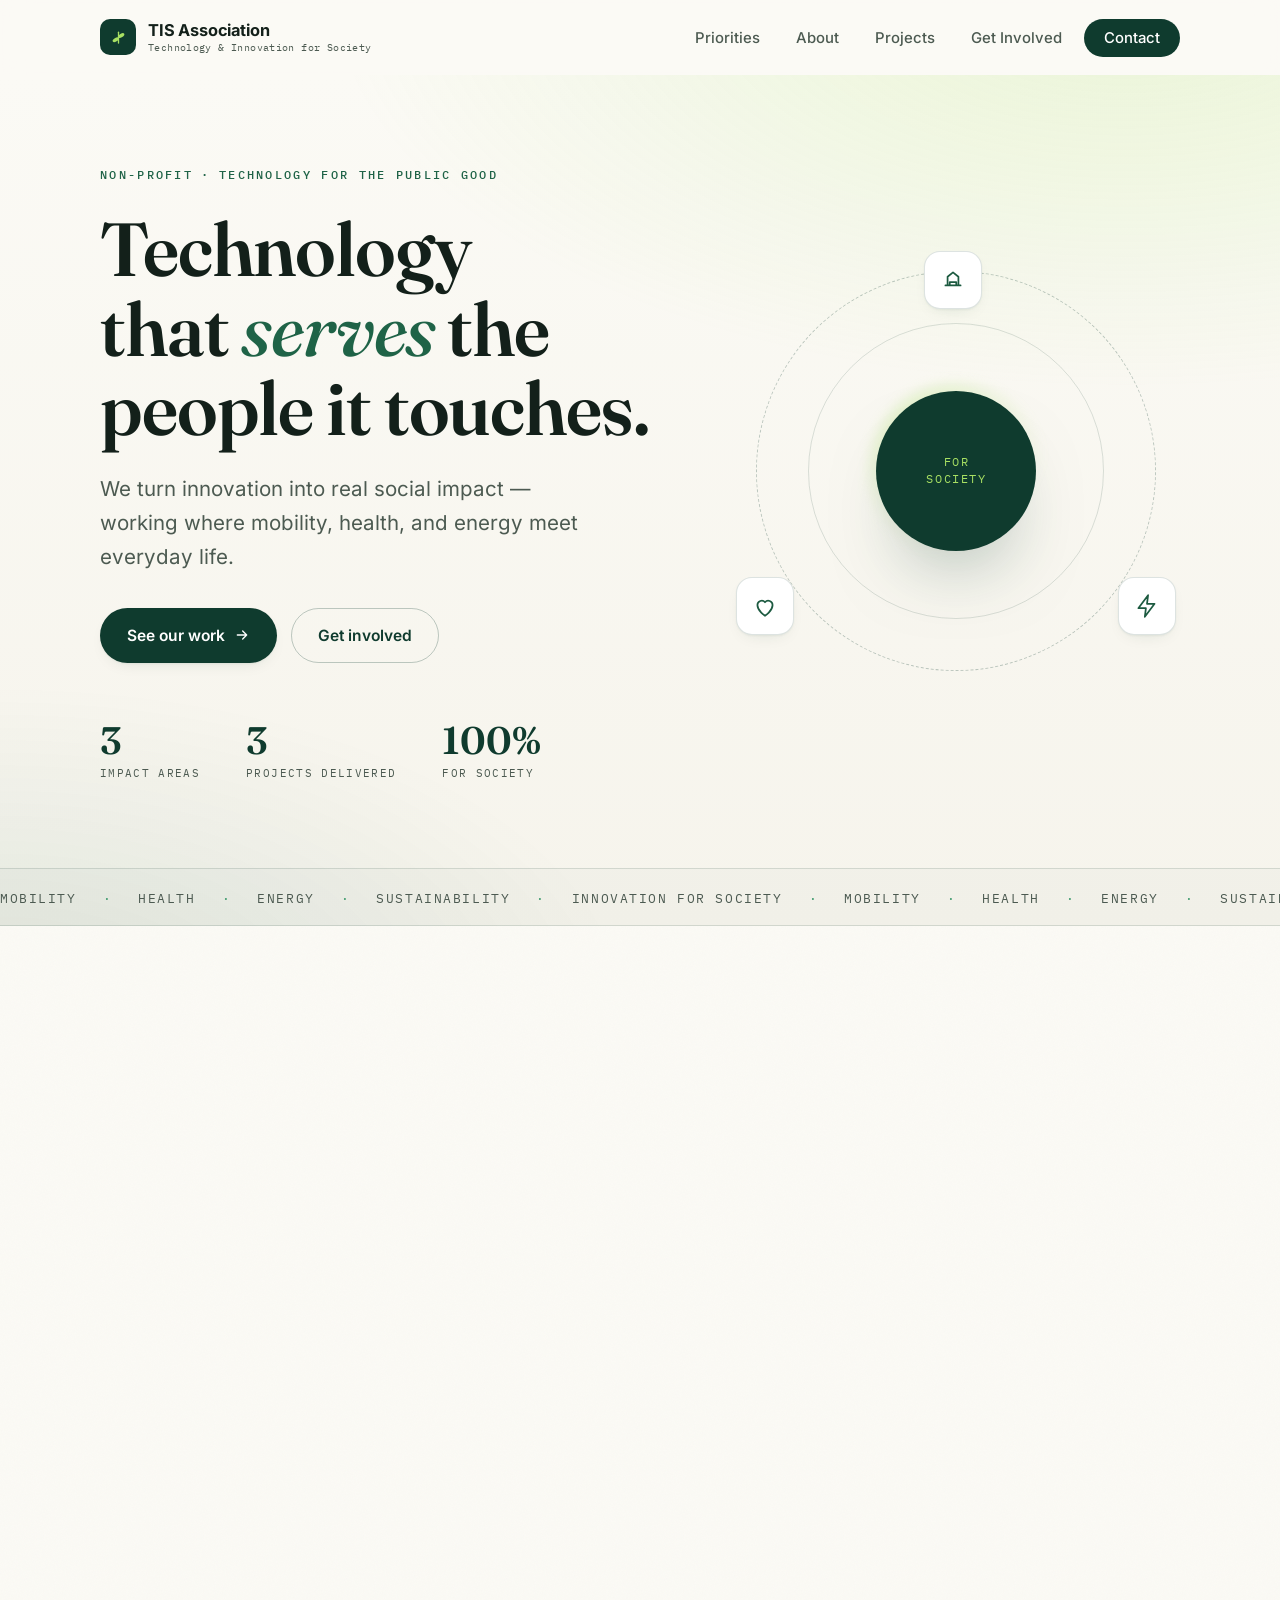
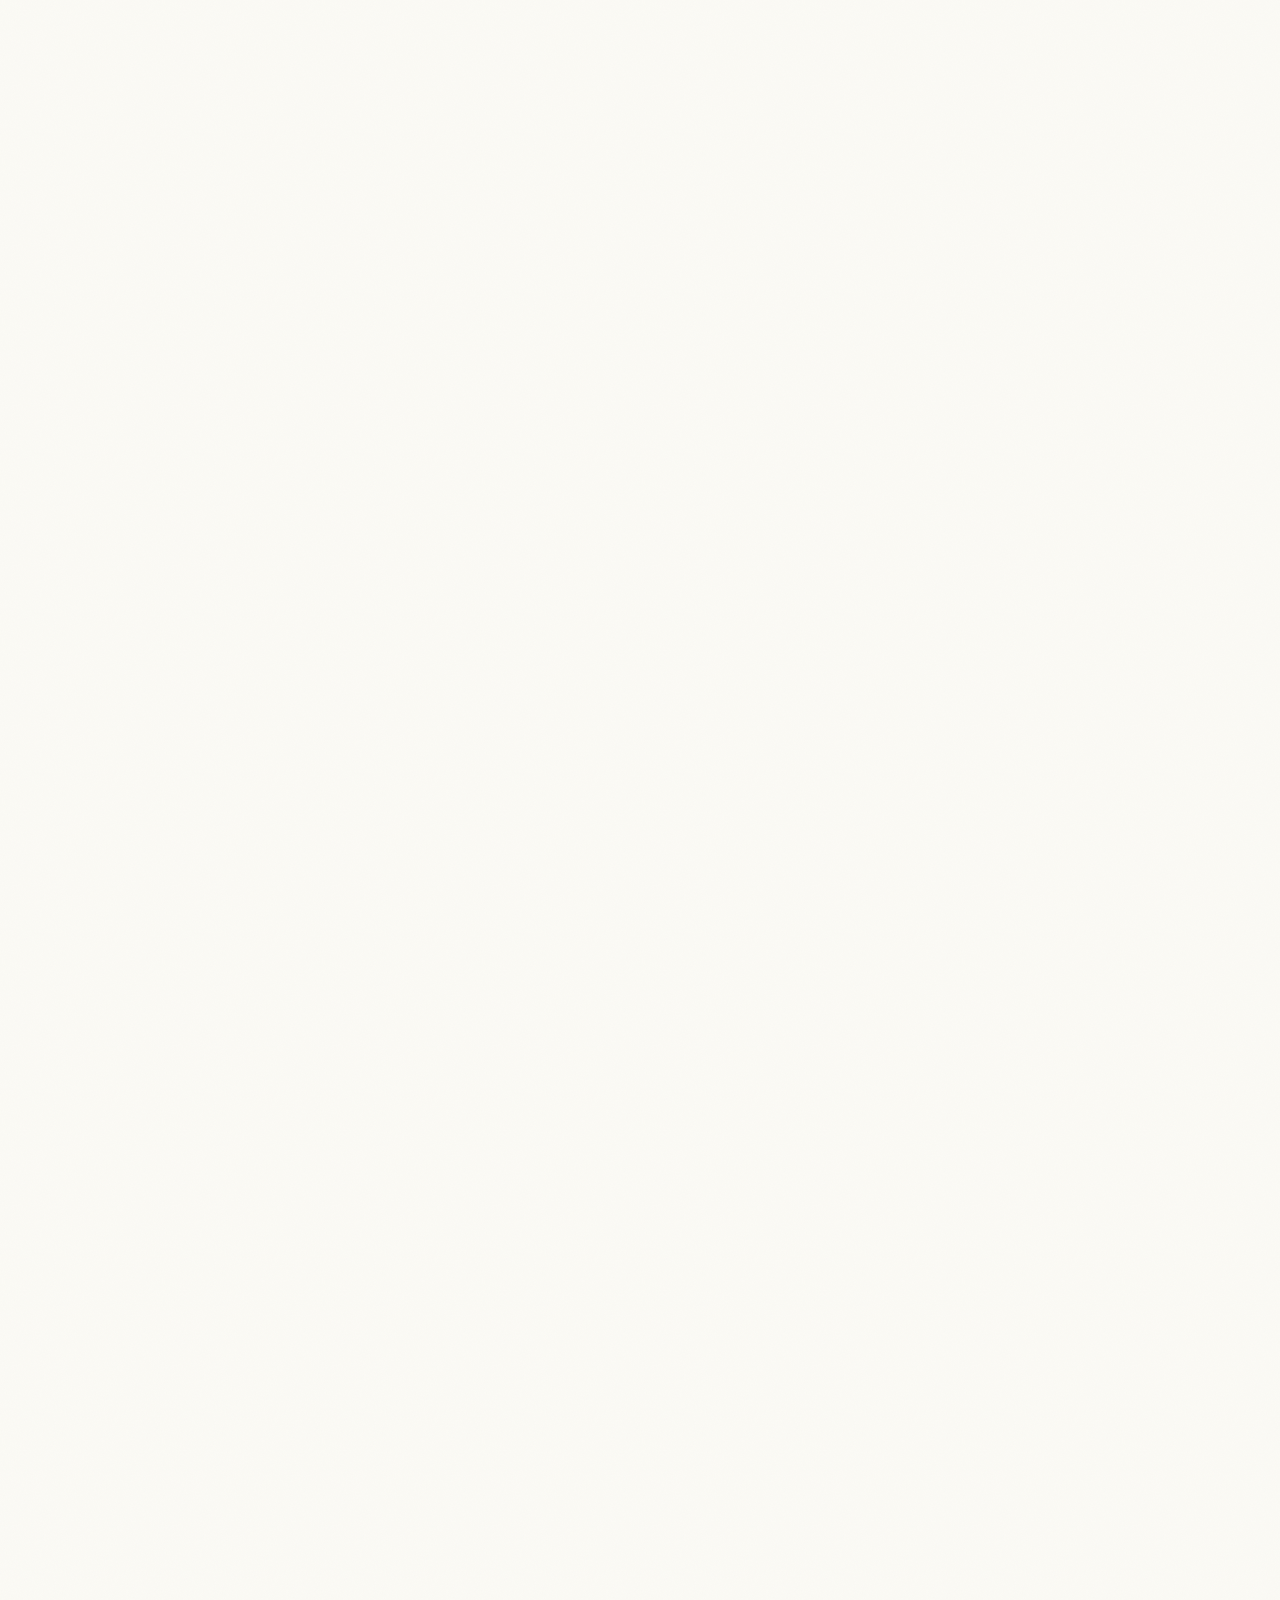
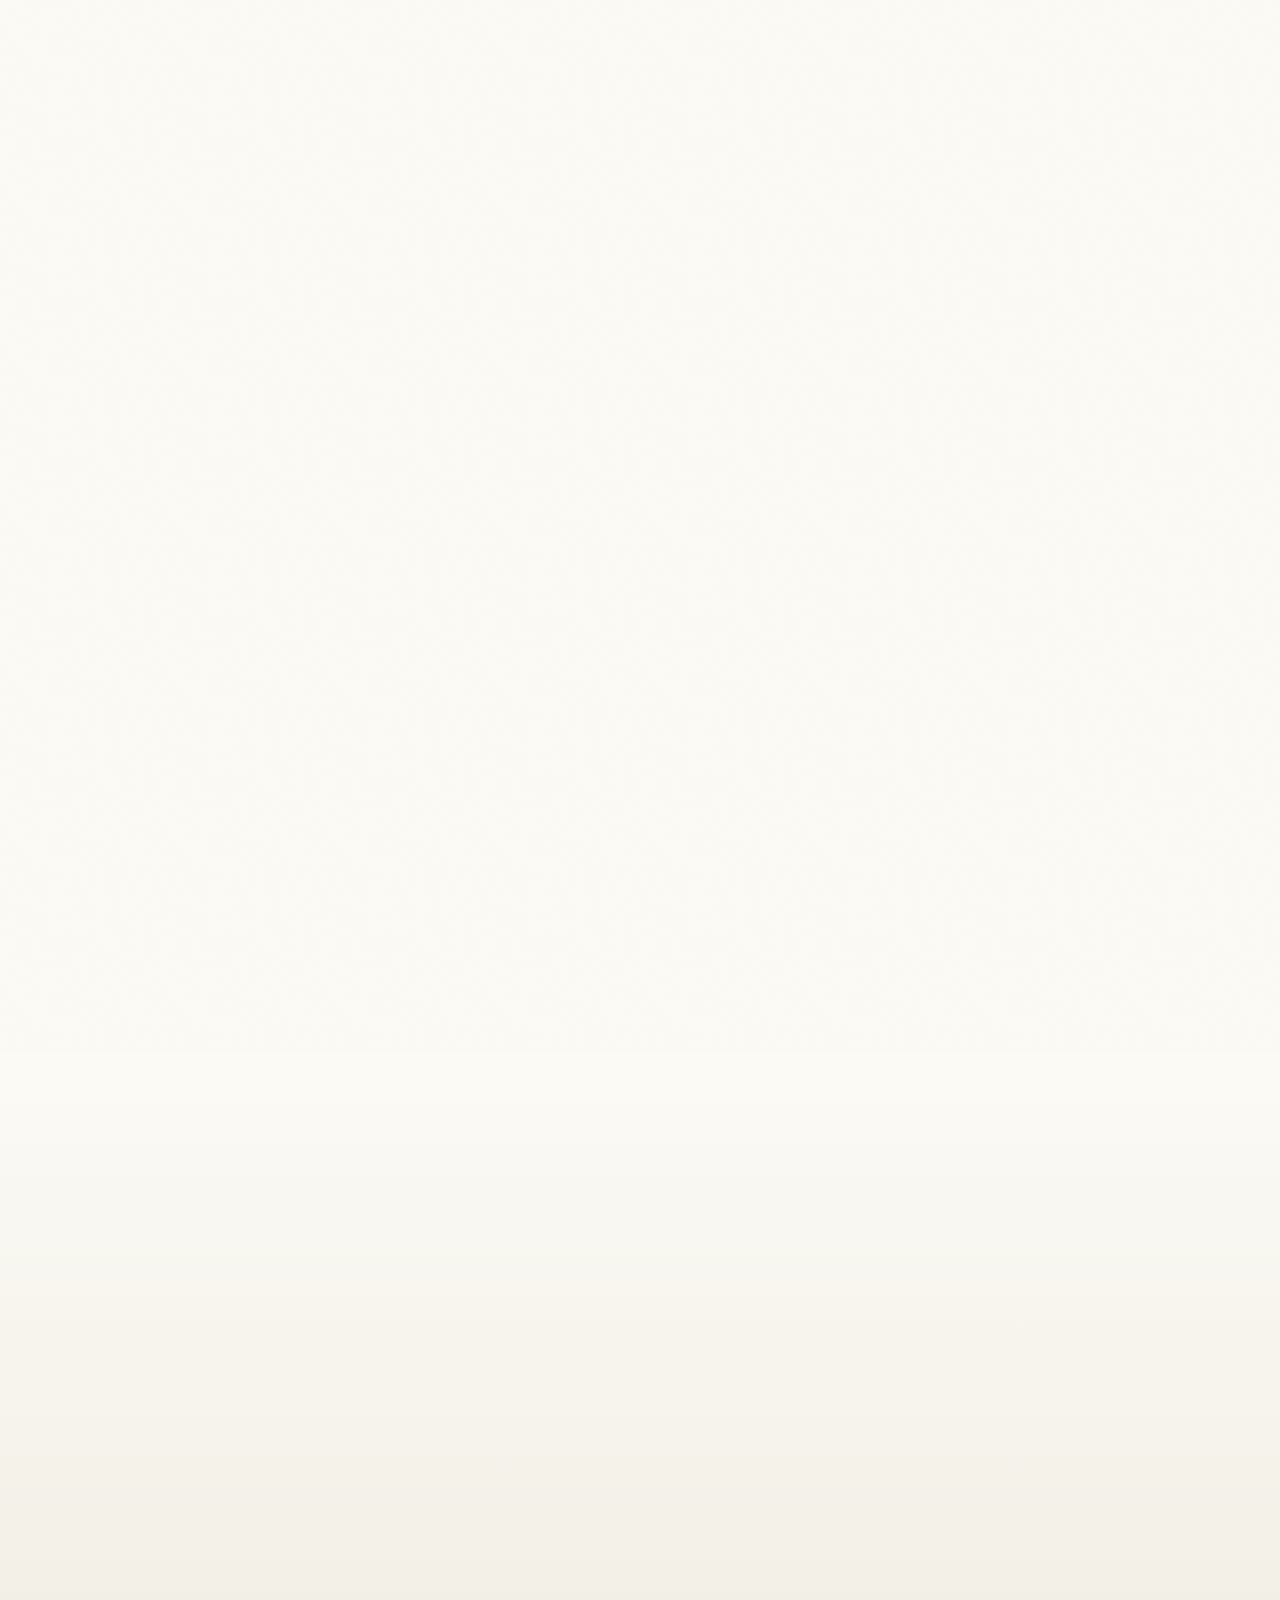
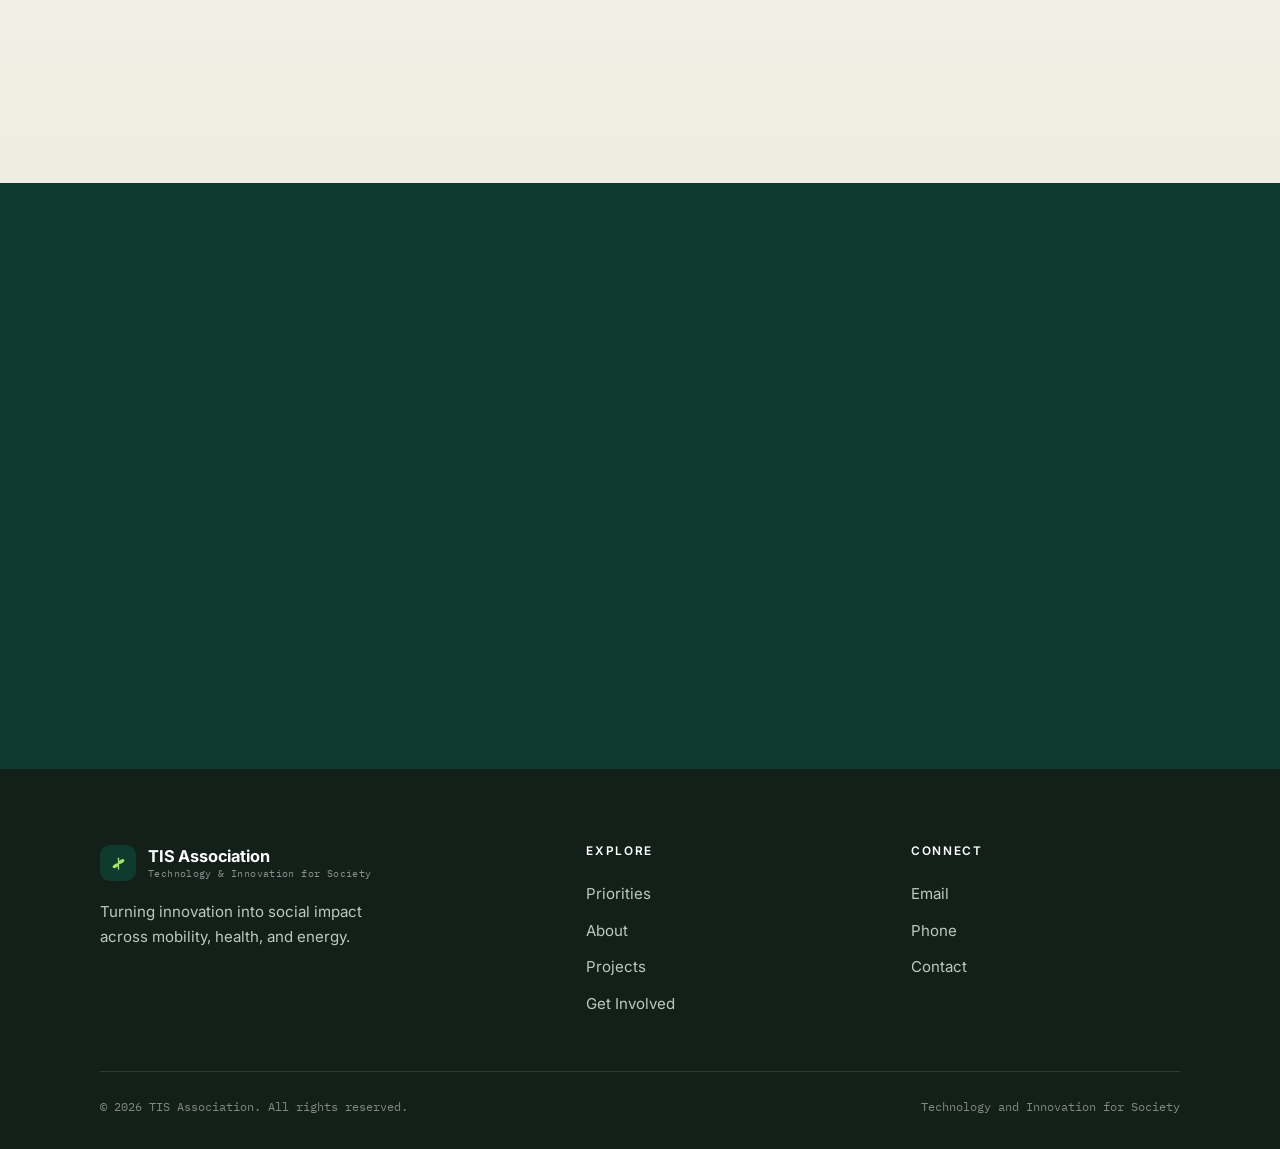
<file: index.html>
<!DOCTYPE html>
<html lang="en">
<head>
<meta charset="UTF-8">
<meta name="viewport" content="width=device-width, initial-scale=1, viewport-fit=cover">

<!-- Security: Content Security Policy. Everything is same-origin (self-hosted fonts,
     local CSS/JS, no third-party calls). Header-only directives (frame-ancestors,
     HSTS, X-Content-Type-Options) are documented in DEPLOY.md (Cloudflare step). -->
<meta http-equiv="Content-Security-Policy" content="default-src 'self'; base-uri 'none'; object-src 'none'; img-src 'self' data:; style-src 'self'; script-src 'self'; font-src 'self'; connect-src 'self'; manifest-src 'self'; form-action 'none'; frame-src 'none'; upgrade-insecure-requests">
<meta name="referrer" content="strict-origin-when-cross-origin">
<meta name="color-scheme" content="light">
<meta name="theme-color" content="#fbfaf5">

<title>TIS Association — Technology and Innovation for Society</title>
<meta name="description" content="TIS Association is a Romanian non-profit turning innovation into real social impact across mobility, health, and energy. Building technology that serves the people it touches.">
<meta name="keywords" content="TIS Association, technology for society, non-profit, social impact, mobility, health, energy, sustainability, Romania, NGO">
<meta name="author" content="TIS Association">
<link rel="canonical" href="https://tisassociation.com/">

<!-- Open Graph / social sharing -->
<meta property="og:type" content="website">
<meta property="og:site_name" content="TIS Association">
<meta property="og:title" content="TIS Association — Technology and Innovation for Society">
<meta property="og:description" content="Turning innovation into real social impact across mobility, health, and energy.">
<meta property="og:url" content="https://tisassociation.com/">
<meta property="og:image" content="https://tisassociation.com/og-image.png">
<meta property="og:image:alt" content="TIS Association — Technology and Innovation for Society">
<meta property="og:locale" content="en_US">
<meta name="twitter:card" content="summary_large_image">
<meta name="twitter:title" content="TIS Association — Technology and Innovation for Society">
<meta name="twitter:description" content="Turning innovation into real social impact across mobility, health, and energy.">
<meta name="twitter:image" content="https://tisassociation.com/og-image.png">

<!-- Icons & manifest -->
<link rel="icon" href="favicon.svg" type="image/svg+xml">
<link rel="apple-touch-icon" href="apple-touch-icon.png">
<link rel="manifest" href="site.webmanifest">

<!-- Self-hosted fonts (no third-party requests) then styles -->
<link rel="preload" href="assets/fonts/Fraunces-400-latin.woff2" as="font" type="font/woff2" crossorigin>
<link rel="preload" href="assets/fonts/Inter-400-latin.woff2" as="font" type="font/woff2" crossorigin>
<link rel="stylesheet" href="assets/fonts/fonts.css">
<link rel="stylesheet" href="assets/styles.css">

<!-- Structured data: Organization -->
<script type="application/ld+json">
{
  "@context": "https://schema.org",
  "@type": "NGO",
  "name": "TIS Association",
  "alternateName": "Technology and Innovation for Society",
  "url": "https://tisassociation.com/",
  "description": "A Romanian non-profit turning innovation into real social impact across mobility, health, and energy.",
  "email": "asociatiatis@gmail.com",
  "telephone": "+40749060690",
  "areaServed": "RO",
  "knowsAbout": ["Mobility", "Health", "Energy", "Sustainability", "Social Impact"]
}
</script>
</head>
<body>

<a class="skip-link" href="#main">Skip to content</a>

<!-- ===================== HEADER ===================== -->
<header class="site-header" id="top" data-header>
  <div class="wrap nav-wrap">
    <a href="#top" class="brand" aria-label="TIS Association — home">
      <span class="mark" aria-hidden="true">
        <svg viewBox="0 0 24 24"><line x1="12" y1="6" x2="12" y2="18.4" stroke="currentColor" stroke-width="1.5" stroke-linecap="round"/><ellipse cx="15.2" cy="9.8" rx="3.9" ry="2" fill="currentColor" transform="rotate(-32 15.2 9.8)"/><ellipse cx="8.8" cy="14.6" rx="3.9" ry="2" fill="currentColor" transform="rotate(-32 8.8 14.6)"/></svg>
      </span>
      <span class="brand-text">TIS Association<small>Technology &amp; Innovation for Society</small></span>
    </a>

    <nav class="nav" aria-label="Primary">
      <button class="menu-toggle" type="button" aria-expanded="false" aria-controls="nav-menu" aria-label="Open menu" data-menu-toggle>
        <svg class="menu-icon" width="24" height="24" viewBox="0 0 24 24" fill="none" aria-hidden="true"><path d="M4 7h16M4 12h16M4 17h16" stroke="currentColor" stroke-width="2" stroke-linecap="round"/></svg>
        <svg class="close-icon" width="24" height="24" viewBox="0 0 24 24" fill="none" aria-hidden="true"><path d="M6 6l12 12M18 6L6 18" stroke="currentColor" stroke-width="2" stroke-linecap="round"/></svg>
      </button>
      <ul class="nav-menu" id="nav-menu" data-nav-menu>
        <li><a href="#priorities">Priorities</a></li>
        <li><a href="#about">About</a></li>
        <li><a href="#projects">Projects</a></li>
        <li><a href="#involved">Get Involved</a></li>
        <li><a href="#contact" class="nav-cta">Contact</a></li>
      </ul>
    </nav>
  </div>
</header>

<main id="main">

<!-- ===================== HERO ===================== -->
<section class="hero" aria-labelledby="hero-title">
  <div class="wrap hero-grid">
    <div class="hero-copy">
      <p class="eyebrow reveal">Non-profit&ensp;·&ensp;Technology for the public good</p>
      <h1 id="hero-title" class="reveal">Technology that <em>serves</em> the people it touches.</h1>
      <p class="lead reveal">We turn innovation into real social impact — working where mobility, health, and energy meet everyday life.</p>
      <div class="btns reveal">
        <a href="#projects" class="btn btn-primary">See our work
          <svg width="16" height="16" viewBox="0 0 24 24" fill="none" aria-hidden="true"><path d="M5 12h14M13 6l6 6-6 6" stroke="currentColor" stroke-width="2" stroke-linecap="round" stroke-linejoin="round"/></svg>
        </a>
        <a href="#involved" class="btn btn-ghost">Get involved</a>
      </div>
      <dl class="hero-stats reveal">
        <div class="stat"><dt class="stat-label">Impact areas</dt><dd class="stat-num">3</dd></div>
        <div class="stat"><dt class="stat-label">Projects delivered</dt><dd class="stat-num">3</dd></div>
        <div class="stat"><dt class="stat-label">For society</dt><dd class="stat-num">100%</dd></div>
      </dl>
    </div>

    <div class="hero-visual reveal" aria-hidden="true">
      <div class="orbit">
        <span class="ring ring-2"></span>
        <span class="ring ring-1"></span>
        <span class="orbit-core">FOR<br>SOCIETY</span>
        <span class="node node-1">
          <svg viewBox="0 0 24 24" fill="none"><path d="M5 17h14M7 17V9l5-4 5 4v8M9 17v-3h6v3" stroke="currentColor" stroke-width="1.6" stroke-linecap="round" stroke-linejoin="round"/></svg>
        </span>
        <span class="node node-2">
          <svg viewBox="0 0 24 24" fill="none"><path d="M12 21s-7-4.5-7-10a4 4 0 017-2.5A4 4 0 0119 11c0 5.5-7 10-7 10z" stroke="currentColor" stroke-width="1.6" stroke-linejoin="round"/></svg>
        </span>
        <span class="node node-3">
          <svg viewBox="0 0 24 24" fill="none"><path d="M13 2L4 14h7l-1 8 9-12h-7l1-8z" stroke="currentColor" stroke-width="1.6" stroke-linejoin="round"/></svg>
        </span>
      </div>
    </div>
  </div>
  <div class="hero-marquee" aria-hidden="true">
    <div class="marquee-track">
      <span>Mobility</span><span class="dot">·</span><span>Health</span><span class="dot">·</span><span>Energy</span><span class="dot">·</span><span>Sustainability</span><span class="dot">·</span><span>Innovation for Society</span><span class="dot">·</span>
      <span>Mobility</span><span class="dot">·</span><span>Health</span><span class="dot">·</span><span>Energy</span><span class="dot">·</span><span>Sustainability</span><span class="dot">·</span><span>Innovation for Society</span><span class="dot">·</span>
    </div>
  </div>
</section>

<!-- ===================== PRIORITIES ===================== -->
<section id="priorities" class="section" aria-labelledby="pri-title">
  <div class="wrap">
    <div class="section-head reveal">
      <p class="eyebrow">Our priorities</p>
      <h2 id="pri-title">Where technology meets human need</h2>
      <p class="section-sub">We focus on three areas where well-designed technology can change everyday life for the better.</p>
    </div>
    <div class="pri-grid">
      <article class="card pri reveal">
        <span class="pri-num">01</span>
        <span class="card-icon" aria-hidden="true">
          <svg viewBox="0 0 24 24" fill="none"><path d="M3 17h2m14 0h2M6 17a2 2 0 104 0 2 2 0 00-4 0zm8 0a2 2 0 104 0 2 2 0 00-4 0zM5 17l1.5-6h11L19 17M6.5 11l1-3h9l1 3" stroke="currentColor" stroke-width="1.6" stroke-linecap="round" stroke-linejoin="round"/></svg>
        </span>
        <h3>Mobility</h3>
        <p>Cleaner, smarter, more accessible ways for people and communities to move — connecting places without the cost to the planet.</p>
      </article>
      <article class="card pri reveal">
        <span class="pri-num">02</span>
        <span class="card-icon" aria-hidden="true">
          <svg viewBox="0 0 24 24" fill="none"><path d="M3 12h4l2-5 3 10 2-5h7" stroke="currentColor" stroke-width="1.6" stroke-linecap="round" stroke-linejoin="round"/></svg>
        </span>
        <h3>Health</h3>
        <p>Technology that makes care more available, more preventive, and more human — closing the gap between people and the help they need.</p>
      </article>
      <article class="card pri reveal">
        <span class="pri-num">03</span>
        <span class="card-icon" aria-hidden="true">
          <svg viewBox="0 0 24 24" fill="none"><path d="M13 2L4 14h7l-1 8 9-12h-7l1-8z" stroke="currentColor" stroke-width="1.6" stroke-linejoin="round"/></svg>
        </span>
        <h3>Energy</h3>
        <p>Sustainable energy solutions that empower communities — efficient, renewable, and built to last for the generations that follow.</p>
      </article>
    </div>
  </div>
</section>

<!-- ===================== ABOUT ===================== -->
<section id="about" class="section about-section" aria-labelledby="about-title">
  <div class="wrap">
    <div class="about reveal">
      <div class="about-copy">
        <p class="eyebrow">About us</p>
        <h2 id="about-title">We build <em>with</em> society, not just for it.</h2>
        <p>TIS Association — Technology and Innovation for Society — is a Romanian non-profit working at the intersection of innovation and the public good.</p>
        <p>We believe the best technology is the kind people barely notice, because it simply makes life better. That conviction shapes everything: the projects we take on, the partners we choose, and the way we measure whether we've actually helped.</p>
        <!-- [ YOU ADD: your real founding year, who started TIS, and a sentence on the team.
             Example: "Founded in 2023 in Cluj, TIS brings together engineers, researchers,
             and community organisers…" Replace the line below. ] -->
        <p class="about-note">Founded to put technology to work for the communities that need it most.</p>
      </div>
      <ul class="about-values">
        <li class="value">
          <span class="value-mark" aria-hidden="true">01</span>
          <div><h3>Impact over hype</h3><p>We measure success by what changes for real people, not by how new the technology sounds.</p></div>
        </li>
        <li class="value">
          <span class="value-mark" aria-hidden="true">02</span>
          <div><h3>Built to last</h3><p>Solutions designed to be sustainable — environmentally, and for the communities that adopt them.</p></div>
        </li>
        <li class="value">
          <span class="value-mark" aria-hidden="true">03</span>
          <div><h3>Open by default</h3><p>We collaborate across sectors and share what we learn, so good ideas travel further.</p></div>
        </li>
      </ul>
    </div>
  </div>
</section>

<!-- ===================== PROJECTS ===================== -->
<section id="projects" class="section" aria-labelledby="proj-title">
  <div class="wrap">
    <div class="section-head reveal">
      <p class="eyebrow">Previous projects</p>
      <h2 id="proj-title">What we've delivered</h2>
      <p class="section-sub">A look at past initiatives where our approach turned into measurable change on the ground.</p>
    </div>
    <div class="proj-list">

      <!-- To add a real photo, replace the <span class="proj-thumb"> contents with:
           <img src="assets/img/ecohuedin.jpg" alt="EcoHuedin 360 — short description" loading="lazy" width="160" height="160"> -->
      <article class="proj reveal">
        <span class="proj-thumb" data-monogram="EH" aria-hidden="true">
          <svg viewBox="0 0 24 24" fill="none"><path d="M12 3v18M12 8c-3-3-7-3-7-3s0 4 3 5 4-2 4-2zM12 11c3-3 7-3 7-3s0 4-3 5-4-2-4-2z" stroke="currentColor" stroke-width="1.5" stroke-linecap="round" stroke-linejoin="round"/></svg>
        </span>
        <div class="proj-body">
          <p class="proj-tag">Project 01&ensp;·&ensp;Sustainability</p>
          <h3><a class="proj-link" href="https://ecohuedin.ro/" target="_blank" rel="noopener noreferrer" aria-label="EcoHuedin 360 — visit website (opens in new tab)">EcoHuedin 360</a></h3>
          <p>A community-centred initiative driving sustainable change in Huedin — bringing residents, local institutions, and green practices together around a shared environmental goal.</p>
        </div>
        <span class="proj-arrow" aria-hidden="true">
          <svg viewBox="0 0 24 24" fill="none"><path d="M7 17L17 7M9 7h8v8" stroke="currentColor" stroke-width="2" stroke-linecap="round" stroke-linejoin="round"/></svg>
        </span>
      </article>

      <article class="proj reveal">
        <span class="proj-thumb" data-monogram="EA" aria-hidden="true">
          <svg viewBox="0 0 24 24" fill="none"><path d="M16 7a4 4 0 11-8 0 4 4 0 018 0zM3 21v-1a6 6 0 0112 0v1M17 14a6 6 0 014 5.6V21" stroke="currentColor" stroke-width="1.5" stroke-linecap="round" stroke-linejoin="round"/></svg>
        </span>
        <div class="proj-body">
          <p class="proj-tag">Project 02&ensp;·&ensp;Partnership</p>
          <h3><a class="proj-link" href="https://www.ecoalianta.ro/" target="_blank" rel="noopener noreferrer" aria-label="EcoAlianța — visit website (opens in new tab)">EcoAlianța</a></h3>
          <p>An alliance bringing partners together around shared environmental and social goals — proof that progress moves faster when organisations pull in the same direction.</p>
        </div>
        <span class="proj-arrow" aria-hidden="true">
          <svg viewBox="0 0 24 24" fill="none"><path d="M7 17L17 7M9 7h8v8" stroke="currentColor" stroke-width="2" stroke-linecap="round" stroke-linejoin="round"/></svg>
        </span>
      </article>

      <article class="proj reveal">
        <span class="proj-thumb" data-monogram="TE" aria-hidden="true">
          <svg viewBox="0 0 24 24" fill="none"><path d="M12 21s-7-4.5-7-10a7 7 0 0114 0c0 5.5-7 10-7 10z" stroke="currentColor" stroke-width="1.5" stroke-linejoin="round"/><circle cx="12" cy="11" r="2.5" stroke="currentColor" stroke-width="1.5"/></svg>
        </span>
        <div class="proj-body">
          <p class="proj-tag">Project 03&ensp;·&ensp;Environment</p>
          <h3><a class="proj-link" href="https://www.terra-apahida.ro/" target="_blank" rel="noopener noreferrer" aria-label="Terra — visit website (opens in new tab)">Terra</a></h3>
          <p>A project rooted in protecting and restoring the land we all depend on — practical stewardship of the natural systems that keep communities healthy.</p>
        </div>
        <span class="proj-arrow" aria-hidden="true">
          <svg viewBox="0 0 24 24" fill="none"><path d="M7 17L17 7M9 7h8v8" stroke="currentColor" stroke-width="2" stroke-linecap="round" stroke-linejoin="round"/></svg>
        </span>
      </article>

      <article class="proj reveal">
        <span class="proj-thumb" data-monogram="AJ" aria-hidden="true">
          <svg viewBox="0 0 24 24" fill="none"><path d="M12 3v18M8 21h8M5 7h2c2 0 5-1 7-2 2 1 5 2 7 2h-2" stroke="currentColor" stroke-width="1.5" stroke-linecap="round" stroke-linejoin="round"/><path d="M7 5l-3 7c2 1.4 4 1.4 6 0L7 5zM17 5l-3 7c2 1.4 4 1.4 6 0L17 5z" stroke="currentColor" stroke-width="1.5" stroke-linejoin="round"/></svg>
        </span>
        <div class="proj-body">
          <p class="proj-tag">Project 04&ensp;·&ensp;2019–2023&ensp;·&ensp;EU-funded</p>
          <h3><a class="proj-link" href="https://asociatiatis.com/" target="_blank" rel="noopener noreferrer" aria-label="Technology for Accessible Justice — visit website (opens in new tab)">Technology for Accessible Justice</a></h3>
          <p>An EU-funded programme increasing the transparency, quality, and accessibility of the judicial system through technology — widening access to justice services for disadvantaged citizens in multicultural urban areas. TIS was initiator, designer, and project manager.</p>
        </div>
        <span class="proj-arrow" aria-hidden="true">
          <svg viewBox="0 0 24 24" fill="none"><path d="M7 17L17 7M9 7h8v8" stroke="currentColor" stroke-width="2" stroke-linecap="round" stroke-linejoin="round"/></svg>
        </span>
      </article>

      <article class="proj reveal">
        <span class="proj-thumb" data-monogram="SV" aria-hidden="true">
          <svg viewBox="0 0 24 24" fill="none"><path d="M12 3l7 3v5c0 4.5-3 7.5-7 9-4-1.5-7-4.5-7-9V6l7-3z" stroke="currentColor" stroke-width="1.5" stroke-linejoin="round"/><path d="M9 12l2 2 4-4" stroke="currentColor" stroke-width="1.5" stroke-linecap="round" stroke-linejoin="round"/></svg>
        </span>
        <div class="proj-body">
          <p class="proj-tag">Project 05&ensp;·&ensp;2018–2019&ensp;·&ensp;Civic tech</p>
          <h3><a class="proj-link" href="https://fundatiapentrusmurd.ro/wp-content/uploads/2019/11/material_poca_site_fps-1.pdf" target="_blank" rel="noopener noreferrer" aria-label="Smart Volunteer (voluntarI) — view project results (opens in new tab)">Smart Volunteer (voluntarI)</a></h3>
          <p>An alternative public-policy proposal under SCAP to make communities more resilient in emergencies — delivered as the "smart volunteer" (voluntarI) interactive platform, in partnership with the Foundation for SMURD. TIS was initiator, designer, and partner coordinator.</p>
        </div>
        <span class="proj-arrow" aria-hidden="true">
          <svg viewBox="0 0 24 24" fill="none"><path d="M7 17L17 7M9 7h8v8" stroke="currentColor" stroke-width="2" stroke-linecap="round" stroke-linejoin="round"/></svg>
        </span>
      </article>

    </div>
  </div>
</section>

<!-- ===================== GET INVOLVED ===================== -->
<section id="involved" class="section involved-section" aria-labelledby="inv-title">
  <div class="wrap">
    <div class="section-head reveal">
      <p class="eyebrow">Get involved</p>
      <h2 id="inv-title">Help us go further</h2>
      <p class="section-sub">There's a place for everyone who wants technology to work for society. Here's how you can be part of it.</p>
    </div>
    <div class="involved-grid">
      <article class="card involved reveal">
        <span class="card-icon round" aria-hidden="true">
          <svg viewBox="0 0 24 24" fill="none"><path d="M12 21s-7-4.5-7-10a4 4 0 017-2.5A4 4 0 0119 11c0 5.5-7 10-7 10z" stroke="currentColor" stroke-width="1.6" stroke-linejoin="round"/></svg>
        </span>
        <h3>Donate</h3>
        <p>Fund projects that put innovation to work where it matters most.</p>
        <a class="text-link" href="#contact">Support us
          <svg width="15" height="15" viewBox="0 0 24 24" fill="none" aria-hidden="true"><path d="M5 12h14M13 6l6 6-6 6" stroke="currentColor" stroke-width="2" stroke-linecap="round" stroke-linejoin="round"/></svg>
        </a>
      </article>
      <article class="card involved reveal">
        <span class="card-icon round" aria-hidden="true">
          <svg viewBox="0 0 24 24" fill="none"><path d="M16 7a4 4 0 11-8 0 4 4 0 018 0zM3 21v-1a6 6 0 0112 0v1M17 14a6 6 0 014 5.6V21" stroke="currentColor" stroke-width="1.6" stroke-linecap="round" stroke-linejoin="round"/></svg>
        </span>
        <h3>Volunteer</h3>
        <p>Lend your time and skills to initiatives in your community.</p>
        <a class="text-link" href="#contact">Join the team
          <svg width="15" height="15" viewBox="0 0 24 24" fill="none" aria-hidden="true"><path d="M5 12h14M13 6l6 6-6 6" stroke="currentColor" stroke-width="2" stroke-linecap="round" stroke-linejoin="round"/></svg>
        </a>
      </article>
      <article class="card involved reveal">
        <span class="card-icon round" aria-hidden="true">
          <svg viewBox="0 0 24 24" fill="none"><path d="M12 3l2.5 5 5.5.8-4 3.9 1 5.5L12 16l-5 2.7 1-5.5-4-3.9 5.5-.8L12 3z" stroke="currentColor" stroke-width="1.6" stroke-linejoin="round"/></svg>
        </span>
        <h3>Partner</h3>
        <p>Collaborate with us on projects that scale impact across sectors.</p>
        <a class="text-link" href="#contact">Work with us
          <svg width="15" height="15" viewBox="0 0 24 24" fill="none" aria-hidden="true"><path d="M5 12h14M13 6l6 6-6 6" stroke="currentColor" stroke-width="2" stroke-linecap="round" stroke-linejoin="round"/></svg>
        </a>
      </article>
    </div>
  </div>
</section>

<!-- ===================== CONTACT ===================== -->
<section id="contact" class="section contact-section" aria-labelledby="contact-title">
  <div class="wrap">
    <div class="contact reveal">
      <div class="contact-copy">
        <p class="eyebrow">Contact</p>
        <h2 id="contact-title">Let's talk</h2>
        <p class="section-sub">Have an idea, a question, or want to support our work? We'd love to hear from you — reach us whichever way suits you best.</p>
        <div class="contact-actions">
          <a class="btn btn-primary btn-lg" href="https://mail.google.com/mail/?view=cm&amp;fs=1&amp;to=asociatiatis@gmail.com&amp;su=Hello%20TIS%20Association" target="_blank" rel="noopener noreferrer">
            <svg width="18" height="18" viewBox="0 0 24 24" fill="none" aria-hidden="true"><path d="M3 7l9 6 9-6M3 7v10h18V7H3z" stroke="currentColor" stroke-width="1.7" stroke-linejoin="round"/></svg>
            Open in Gmail
          </a>
          <button class="btn btn-copy btn-lg" type="button" data-copy-email="asociatiatis@gmail.com" aria-describedby="copy-status">
            <svg width="17" height="17" viewBox="0 0 24 24" fill="none" aria-hidden="true"><rect x="9" y="9" width="11" height="11" rx="2" stroke="currentColor" stroke-width="1.7"/><path d="M5 15V5a2 2 0 012-2h8" stroke="currentColor" stroke-width="1.7" stroke-linecap="round"/></svg>
            <span class="btn-copy-label">Copy email</span>
          </button>
        </div>
        <p class="contact-fallback">Or reach us directly at <button class="link-copy" type="button" data-copy-email="asociatiatis@gmail.com">asociatiatis@gmail.com</button> &ensp;·&ensp; <a href="tel:+40749060690">+40 749 060 690</a></p>
        <p class="copy-status" id="copy-status" role="status" aria-live="polite"></p>
      </div>
      <ul class="contact-details">
        <li>
          <span class="contact-ic" aria-hidden="true"><svg viewBox="0 0 24 24" fill="none"><path d="M3 7l9 6 9-6M3 7v10h18V7H3z" stroke="currentColor" stroke-width="1.6" stroke-linejoin="round"/></svg></span>
          <span class="contact-meta"><span class="contact-k">Email</span><button class="link-copy" type="button" data-copy-email="asociatiatis@gmail.com">asociatiatis@gmail.com</button></span>
        </li>
        <li>
          <span class="contact-ic" aria-hidden="true"><svg viewBox="0 0 24 24" fill="none"><path d="M5 4h4l2 5-2.5 1.5a11 11 0 005 5L15 13l5 2v4a1 1 0 01-1 1A16 16 0 014 5a1 1 0 011-1z" stroke="currentColor" stroke-width="1.6" stroke-linejoin="round"/></svg></span>
          <span class="contact-meta"><span class="contact-k">Phone</span><a href="tel:+40749060690">+40 749 060 690</a></span>
        </li>
        <li>
          <span class="contact-ic" aria-hidden="true"><svg viewBox="0 0 24 24" fill="none"><path d="M12 21s-7-4.5-7-10a7 7 0 0114 0c0 5.5-7 10-7 10z" stroke="currentColor" stroke-width="1.6" stroke-linejoin="round"/><circle cx="12" cy="11" r="2.5" stroke="currentColor" stroke-width="1.6"/></svg></span>
          <span class="contact-meta"><span class="contact-k">Location</span><span>Romania</span></span>
        </li>
        <li>
          <span class="contact-ic" aria-hidden="true"><svg viewBox="0 0 24 24" fill="none"><circle cx="12" cy="12" r="9" stroke="currentColor" stroke-width="1.6"/><path d="M12 7v5l3 2" stroke="currentColor" stroke-width="1.6" stroke-linecap="round"/></svg></span>
          <span class="contact-meta"><span class="contact-k">Hours</span><span>Mon–Fri, 9:00–17:00</span></span>
        </li>
      </ul>
    </div>
  </div>
</section>

</main>

<!-- ===================== FOOTER ===================== -->
<footer class="site-footer">
  <div class="wrap">
    <div class="foot-grid">
      <div class="foot-brand">
        <a href="#top" class="brand brand-light" aria-label="TIS Association — home">
          <span class="mark" aria-hidden="true">
            <svg viewBox="0 0 24 24"><line x1="12" y1="6" x2="12" y2="18.4" stroke="currentColor" stroke-width="1.5" stroke-linecap="round"/><ellipse cx="15.2" cy="9.8" rx="3.9" ry="2" fill="currentColor" transform="rotate(-32 15.2 9.8)"/><ellipse cx="8.8" cy="14.6" rx="3.9" ry="2" fill="currentColor" transform="rotate(-32 8.8 14.6)"/></svg>
          </span>
          <span class="brand-text">TIS Association<small>Technology &amp; Innovation for Society</small></span>
        </a>
        <p class="foot-desc">Turning innovation into social impact across mobility, health, and energy.</p>
      </div>
      <nav class="foot-col" aria-label="Explore">
        <h2 class="foot-h">Explore</h2>
        <a href="#priorities">Priorities</a>
        <a href="#about">About</a>
        <a href="#projects">Projects</a>
        <a href="#involved">Get Involved</a>
      </nav>
      <nav class="foot-col" aria-label="Connect">
        <h2 class="foot-h">Connect</h2>
        <a href="https://mail.google.com/mail/?view=cm&amp;fs=1&amp;to=asociatiatis@gmail.com&amp;su=Hello%20TIS%20Association" target="_blank" rel="noopener noreferrer">Email</a>
        <a href="tel:+40749060690">Phone</a>
        <!-- [ YOU ADD: real social links. Remove any you don't use. ] -->
        <a href="#contact">Contact</a>
      </nav>
    </div>
    <div class="foot-bottom">
      <span>© <span data-year>2026</span> TIS Association. All rights reserved.</span>
      <span class="foot-tag">Technology and Innovation for Society</span>
    </div>
  </div>
</footer>

<button class="to-top" type="button" aria-label="Back to top" data-to-top>
  <svg width="20" height="20" viewBox="0 0 24 24" fill="none" aria-hidden="true"><path d="M12 19V5M6 11l6-6 6 6" stroke="currentColor" stroke-width="2" stroke-linecap="round" stroke-linejoin="round"/></svg>
</button>

<script src="assets/app.js" defer></script>
</body>
</html>
</file>
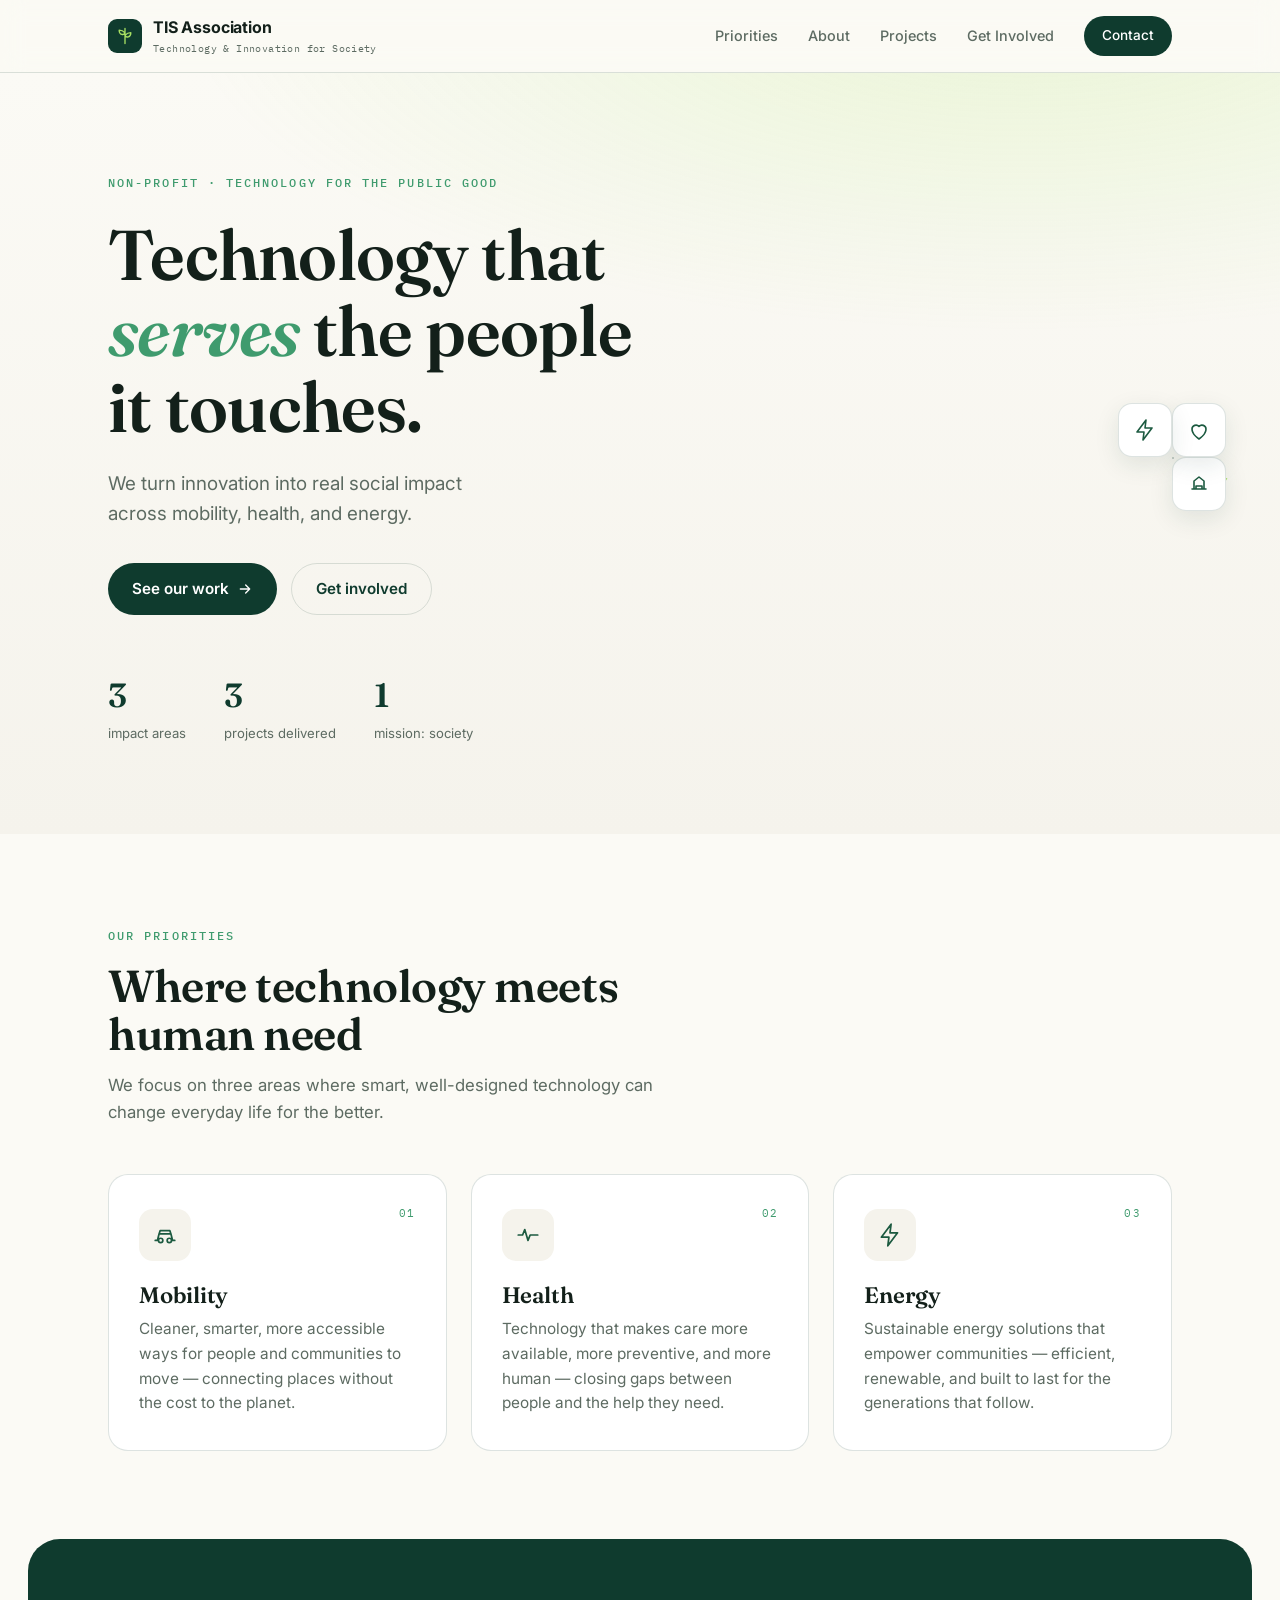
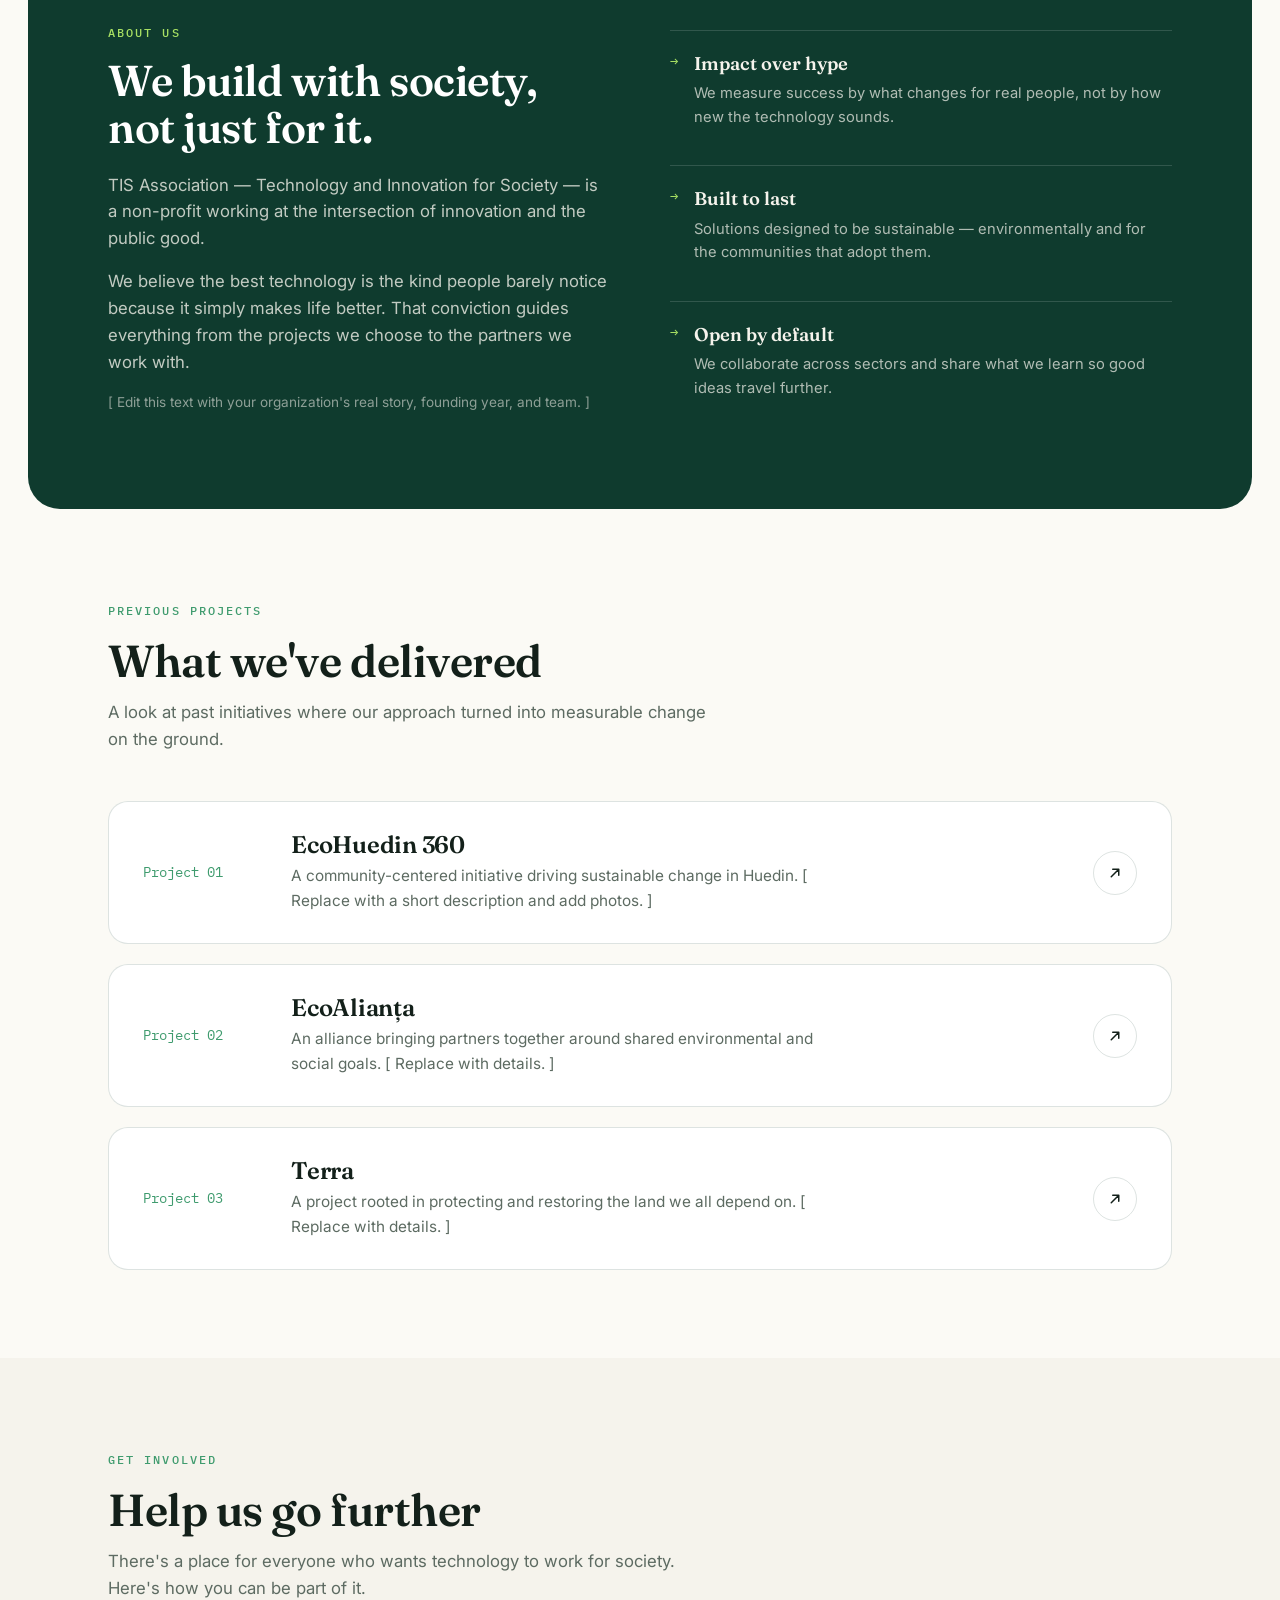
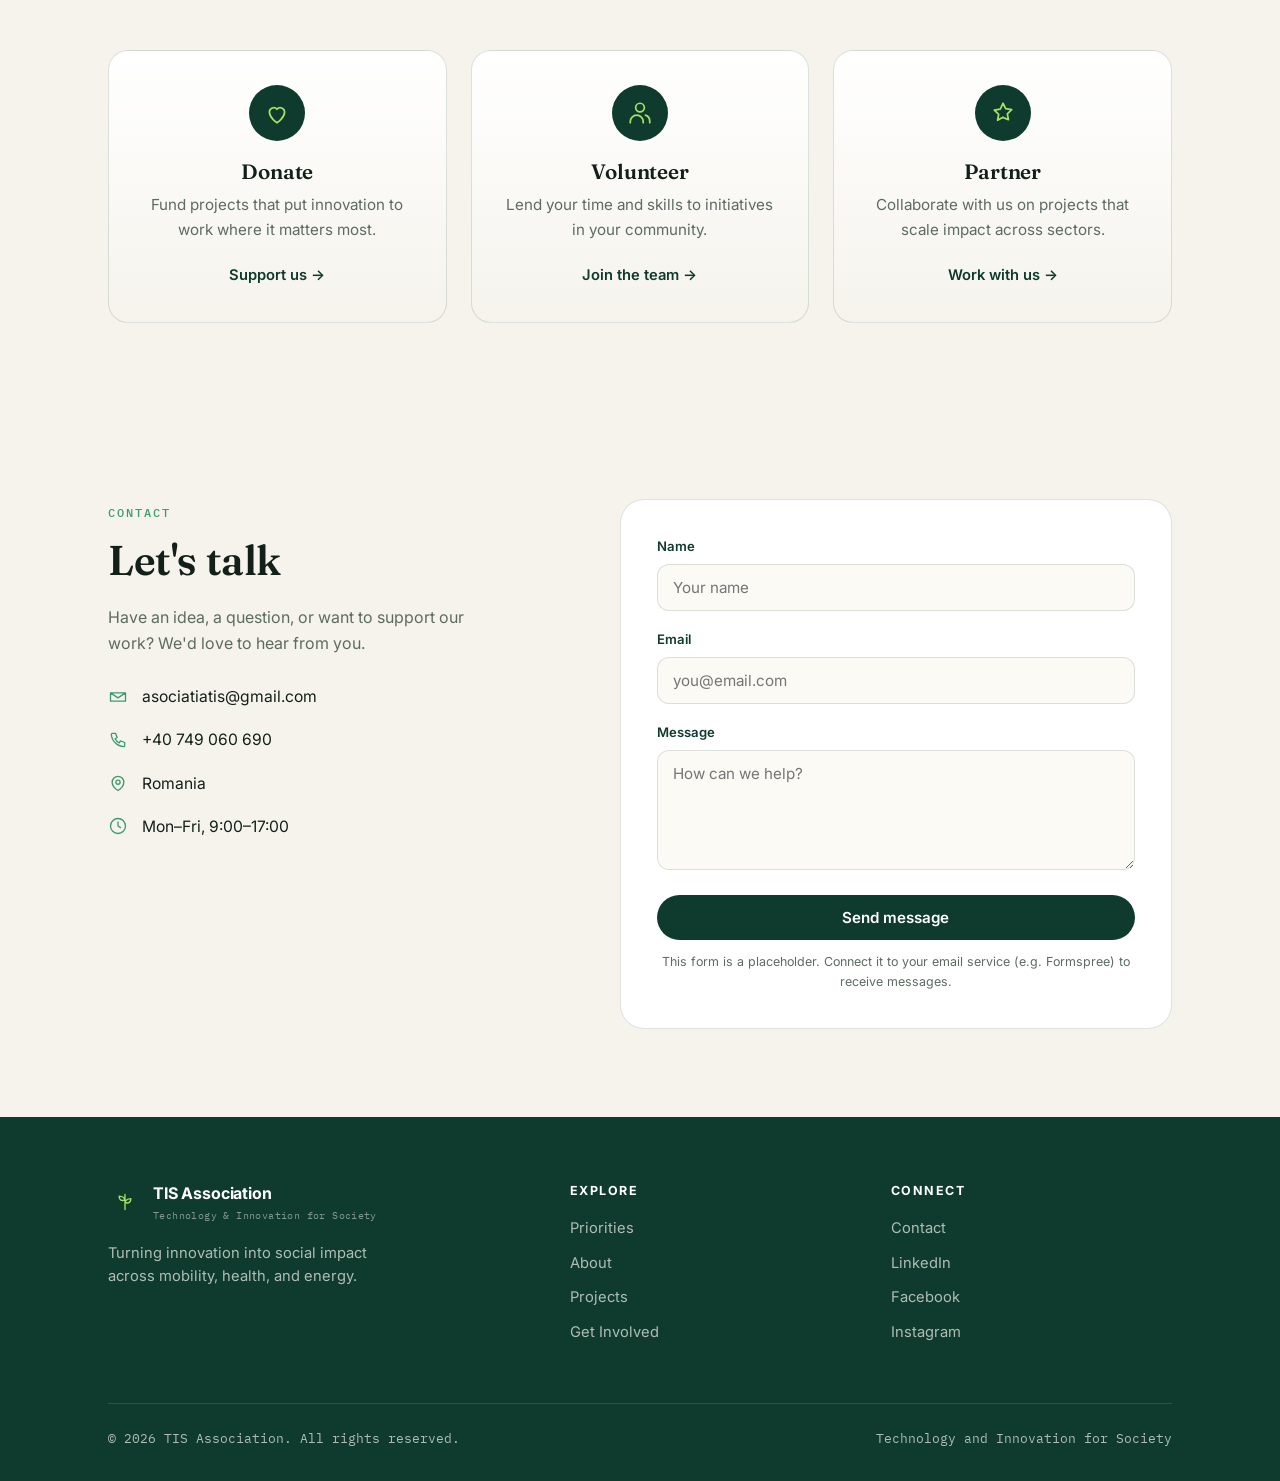
<file: backup/original-index.html>
<!DOCTYPE html>
<html lang="en">
<head>
<meta charset="UTF-8">
<meta name="viewport" content="width=device-width, initial-scale=1.0">
<title>TIS Association — Technology and Innovation for Society</title>
<meta name="description" content="TIS Association — Technology and Innovation for Society. Building technology that serves people across mobility, health, and energy.">
<link rel="preconnect" href="https://fonts.googleapis.com">
<link rel="preconnect" href="https://fonts.gstatic.com" crossorigin>
<link href="https://fonts.googleapis.com/css2?family=Fraunces:opsz,wght@9..144,400;9..144,500;9..144,600;9..144,700&family=Inter:wght@400;500;600;700&family=IBM+Plex+Mono:wght@400;500&display=swap" rel="stylesheet">
<style>
:root{
  --forest:#0f3b2e;
  --moss:#1c5a40;
  --leaf:#3f9b6e;
  --lime:#a8e063;
  --sand:#f5f3ec;
  --paper:#fbfaf5;
  --ink:#13201a;
  --muted:#5d6b62;
  --line:rgba(15,59,46,.14);
}
*{margin:0;padding:0;box-sizing:border-box}
html{scroll-behavior:smooth}
body{
  font-family:'Inter',sans-serif;
  background:var(--paper);
  color:var(--ink);
  line-height:1.6;
  -webkit-font-smoothing:antialiased;
}
h1,h2,h3{font-family:'Fraunces',serif;font-weight:600;line-height:1.08;letter-spacing:-.01em}
.eyebrow{font-family:'IBM Plex Mono',monospace;font-size:.72rem;letter-spacing:.18em;text-transform:uppercase;color:var(--leaf);font-weight:500}
.wrap{max-width:1120px;margin:0 auto;padding:0 28px}
a{color:inherit;text-decoration:none}

/* NAV */
header{position:sticky;top:0;z-index:50;background:rgba(251,250,245,.82);backdrop-filter:blur(12px);border-bottom:1px solid var(--line)}
nav{display:flex;align-items:center;justify-content:space-between;height:72px}
.brand{display:flex;align-items:center;gap:11px;font-weight:700;letter-spacing:-.01em}
.mark{width:34px;height:34px;border-radius:9px;background:var(--forest);display:grid;place-items:center;flex:none}
.mark svg{width:20px;height:20px}
.brand small{display:block;font-weight:400;font-size:.62rem;letter-spacing:.04em;color:var(--muted);font-family:'IBM Plex Mono',monospace;margin-top:1px}
.navlinks{display:flex;gap:30px;align-items:center}
.navlinks a{font-size:.9rem;font-weight:500;color:var(--muted);transition:color .2s}
.navlinks a:hover{color:var(--forest)}
.navlinks .cta{background:var(--forest);color:#fff;padding:9px 18px;border-radius:100px;font-size:.85rem}
.navlinks .cta:hover{background:var(--moss);color:#fff}
.menubtn{display:none;background:none;border:none;cursor:pointer}

/* HERO */
.hero{position:relative;overflow:hidden;background:
  radial-gradient(120% 80% at 80% -10%, rgba(168,224,99,.22), transparent 55%),
  linear-gradient(180deg,var(--paper),var(--sand));
  padding:96px 0 90px}
.hero-grid{display:grid;grid-template-columns:1.15fr .85fr;gap:60px;align-items:center}
.hero h1{font-size:clamp(2.6rem,6vw,4.4rem);margin:22px 0 0}
.hero h1 em{font-style:italic;color:var(--leaf)}
.hero p.lead{font-size:1.18rem;color:var(--muted);max-width:30ch;margin:24px 0 34px}
.btns{display:flex;gap:14px;flex-wrap:wrap}
.btn{display:inline-flex;align-items:center;gap:8px;padding:13px 24px;border-radius:100px;font-weight:600;font-size:.95rem;transition:transform .2s,background .2s}
.btn-p{background:var(--forest);color:#fff}
.btn-p:hover{background:var(--moss);transform:translateY(-2px)}
.btn-s{border:1.5px solid var(--line);color:var(--forest)}
.btn-s:hover{border-color:var(--leaf);transform:translateY(-2px)}

/* hero visual: living orbit */
.orbit{position:relative;aspect-ratio:1;max-width:380px;margin-left:auto}
.orbit-core{position:absolute;inset:30%;border-radius:50%;background:var(--forest);display:grid;place-items:center;color:var(--lime);font-family:'IBM Plex Mono',monospace;font-size:.7rem;letter-spacing:.1em;text-align:center;box-shadow:0 20px 50px rgba(15,59,46,.25)}
.ring{position:absolute;border:1px dashed var(--line);border-radius:50%}
.r1{inset:14%}.r2{inset:0}
.node{position:absolute;width:54px;height:54px;border-radius:14px;background:#fff;border:1px solid var(--line);display:grid;place-items:center;box-shadow:0 8px 24px rgba(15,59,46,.1);animation:float 6s ease-in-out infinite}
.node svg{width:24px;height:24px;color:var(--moss)}
.n1{top:-6%;left:42%;animation-delay:0s}
.n2{bottom:8%;left:-4%;animation-delay:1.5s}
.n3{bottom:8%;right:-4%;animation-delay:3s}
@keyframes float{0%,100%{transform:translateY(0)}50%{transform:translateY(-10px)}}
.hero-stats{display:flex;gap:38px;margin-top:54px;flex-wrap:wrap}
.stat .num{font-family:'Fraunces',serif;font-size:2.1rem;font-weight:600;color:var(--forest)}
.stat .lab{font-size:.82rem;color:var(--muted)}

/* SECTION shell */
section{padding:88px 0}
.shead{max-width:60ch;margin-bottom:48px}
.shead h2{font-size:clamp(1.9rem,4vw,2.8rem);margin:14px 0 14px}
.shead p{color:var(--muted);font-size:1.05rem}

/* PRIORITIES */
.pri-grid{display:grid;grid-template-columns:repeat(3,1fr);gap:24px}
.pri{position:relative;background:#fff;border:1px solid var(--line);border-radius:20px;padding:34px 30px;overflow:hidden;transition:transform .25s,box-shadow .25s}
.pri:hover{transform:translateY(-5px);box-shadow:0 22px 50px rgba(15,59,46,.12)}
.pri .ic{width:52px;height:52px;border-radius:14px;background:var(--sand);display:grid;place-items:center;margin-bottom:22px}
.pri .ic svg{width:26px;height:26px;color:var(--moss)}
.pri h3{font-size:1.4rem;margin-bottom:10px}
.pri p{color:var(--muted);font-size:.96rem}
.pri .tag{font-family:'IBM Plex Mono',monospace;font-size:.68rem;letter-spacing:.12em;color:var(--leaf);position:absolute;top:30px;right:30px}

/* ABOUT */
.about{background:var(--forest);color:var(--sand);border-radius:32px;margin:0 28px;padding:0}
.about-in{max-width:1120px;margin:0 auto;padding:80px 28px;display:grid;grid-template-columns:1fr 1fr;gap:60px;align-items:center}
.about .eyebrow{color:var(--lime)}
.about h2{color:#fff;font-size:clamp(1.9rem,4vw,2.7rem);margin:14px 0 20px}
.about p{color:rgba(245,243,236,.78);font-size:1.05rem;margin-bottom:16px}
.about-vals{display:grid;gap:18px}
.val{display:flex;gap:16px;align-items:flex-start;padding:18px 0;border-top:1px solid rgba(255,255,255,.14)}
.val .vi{font-family:'IBM Plex Mono',monospace;color:var(--lime);font-size:.85rem;flex:none;padding-top:2px}
.val h4{font-family:'Fraunces',serif;font-size:1.15rem;font-weight:600;margin-bottom:4px}
.val p{font-size:.92rem;margin:0;color:rgba(245,243,236,.7)}

/* PROJECTS */
.proj-list{display:grid;gap:20px}
.proj{display:grid;grid-template-columns:120px 1fr auto;gap:28px;align-items:center;background:#fff;border:1px solid var(--line);border-radius:20px;padding:30px 34px;transition:border-color .25s,transform .25s}
.proj:hover{border-color:var(--leaf);transform:translateX(6px)}
.proj .pyear{font-family:'IBM Plex Mono',monospace;color:var(--leaf);font-size:.85rem}
.proj h3{font-size:1.5rem;margin-bottom:6px}
.proj p{color:var(--muted);font-size:.96rem;max-width:55ch}
.proj .parrow{width:44px;height:44px;border-radius:50%;border:1.5px solid var(--line);display:grid;place-items:center;flex:none;transition:background .25s,color .25s}
.proj:hover .parrow{background:var(--forest);color:#fff;border-color:var(--forest)}
.proj .parrow svg{width:18px;height:18px}

/* HELP */
.help-grid{display:grid;grid-template-columns:repeat(3,1fr);gap:24px}
.help{background:linear-gradient(180deg,#fff,var(--sand));border:1px solid var(--line);border-radius:20px;padding:34px 30px;text-align:center}
.help .ic{width:56px;height:56px;border-radius:50%;background:var(--forest);display:grid;place-items:center;margin:0 auto 20px}
.help .ic svg{width:26px;height:26px;color:var(--lime)}
.help h3{font-size:1.3rem;margin-bottom:10px}
.help p{color:var(--muted);font-size:.95rem;margin-bottom:20px}
.help a{font-weight:600;color:var(--forest);font-size:.92rem;display:inline-flex;align-items:center;gap:6px}
.help a:hover{gap:10px}

/* CONTACT */
.contact{background:var(--sand)}
.contact-grid{display:grid;grid-template-columns:.9fr 1.1fr;gap:60px}
.cinfo h2{font-size:clamp(1.9rem,4vw,2.6rem);margin:14px 0 22px}
.cinfo p{color:var(--muted);margin-bottom:28px;max-width:38ch}
.cline{display:flex;gap:14px;align-items:center;margin-bottom:18px;font-size:.98rem}
.cline svg{width:20px;height:20px;color:var(--leaf);flex:none}
.cline a{transition:color .2s}
.cline a:hover{color:var(--forest);text-decoration:underline}
form{background:#fff;border:1px solid var(--line);border-radius:24px;padding:36px}
.field{margin-bottom:18px}
label{display:block;font-size:.82rem;font-weight:600;margin-bottom:7px;color:var(--forest)}
input,textarea{width:100%;border:1.5px solid var(--line);border-radius:12px;padding:13px 15px;font-family:inherit;font-size:.95rem;background:var(--paper);transition:border-color .2s}
input:focus,textarea:focus{outline:none;border-color:var(--leaf)}
textarea{resize:vertical;min-height:120px}
form .btn-p{width:100%;justify-content:center;border:none;cursor:pointer;font-family:inherit}
.formnote{font-size:.78rem;color:var(--muted);margin-top:12px;text-align:center}

/* FOOTER */
footer{background:var(--forest);color:rgba(245,243,236,.7);padding:64px 0 32px}
.foot-grid{display:grid;grid-template-columns:1.5fr 1fr 1fr;gap:40px;margin-bottom:48px}
footer .brand{color:#fff}
footer .brand small{color:rgba(245,243,236,.5)}
footer p.fdesc{margin-top:18px;max-width:34ch;font-size:.92rem}
.fcol h5{color:#fff;font-family:'Inter';font-size:.78rem;letter-spacing:.12em;text-transform:uppercase;margin-bottom:16px}
.fcol a{display:block;margin-bottom:11px;font-size:.92rem;transition:color .2s}
.fcol a:hover{color:var(--lime)}
.fbottom{border-top:1px solid rgba(255,255,255,.12);padding-top:24px;display:flex;justify-content:space-between;flex-wrap:wrap;gap:12px;font-size:.82rem;font-family:'IBM Plex Mono',monospace}

@media(max-width:860px){
  .navlinks{display:none}
  .menubtn{display:block}
  .hero-grid,.about-in,.contact-grid{grid-template-columns:1fr;gap:40px}
  .orbit{margin:0 auto}
  .pri-grid,.help-grid{grid-template-columns:1fr}
  .proj{grid-template-columns:1fr;gap:12px;text-align:left}
  .proj .parrow{display:none}
  .foot-grid{grid-template-columns:1fr;gap:32px}
  section{padding:64px 0}
}
</style>
</head>
<body>

<header>
<div class="wrap">
<nav>
  <a href="#top" class="brand">
    <span class="mark"><svg viewBox="0 0 24 24" fill="none"><path d="M12 3v18M12 8c-3-3-7-3-7-3s0 4 3 5 4-2 4-2zM12 11c3-3 7-3 7-3s0 4-3 5-4-2-4-2z" stroke="#a8e063" stroke-width="1.6" stroke-linecap="round" stroke-linejoin="round"/></svg></span>
    <span>TIS Association<small>Technology &amp; Innovation for Society</small></span>
  </a>
  <div class="navlinks">
    <a href="#priorities">Priorities</a>
    <a href="#about">About</a>
    <a href="#projects">Projects</a>
    <a href="#help">Get Involved</a>
    <a href="#contact" class="cta">Contact</a>
  </div>
  <button class="menubtn" onclick="document.querySelector('.navlinks').style.display='flex';this.remove()"><svg width="26" height="26" viewBox="0 0 24 24" fill="none"><path d="M4 7h16M4 12h16M4 17h16" stroke="#0f3b2e" stroke-width="2" stroke-linecap="round"/></svg></button>
</nav>
</div>
</header>

<!-- HERO -->
<section class="hero" id="top" style="padding-top:96px">
<div class="wrap">
<div class="hero-grid">
  <div>
    <span class="eyebrow">Non-profit · Technology for the public good</span>
    <h1>Technology that <em>serves</em> the people it touches.</h1>
    <p class="lead">We turn innovation into real social impact across mobility, health, and energy.</p>
    <div class="btns">
      <a href="#projects" class="btn btn-p">See our work
        <svg width="16" height="16" viewBox="0 0 24 24" fill="none"><path d="M5 12h14M13 6l6 6-6 6" stroke="currentColor" stroke-width="2" stroke-linecap="round" stroke-linejoin="round"/></svg></a>
      <a href="#help" class="btn btn-s">Get involved</a>
    </div>
    <div class="hero-stats">
      <div class="stat"><div class="num">3</div><div class="lab">impact areas</div></div>
      <div class="stat"><div class="num">3</div><div class="lab">projects delivered</div></div>
      <div class="stat"><div class="num">1</div><div class="lab">mission: society</div></div>
    </div>
  </div>
  <div class="orbit">
    <div class="ring r2"></div>
    <div class="ring r1"></div>
    <div class="orbit-core">FOR<br>SOCIETY</div>
    <div class="node n1"><svg viewBox="0 0 24 24" fill="none"><path d="M5 17h14M7 17V9l5-4 5 4v8M9 17v-3h6v3" stroke="currentColor" stroke-width="1.6" stroke-linecap="round" stroke-linejoin="round"/></svg></div>
    <div class="node n2"><svg viewBox="0 0 24 24" fill="none"><path d="M12 21s-7-4.5-7-10a4 4 0 017-2.5A4 4 0 0119 11c0 5.5-7 10-7 10z" stroke="currentColor" stroke-width="1.6" stroke-linejoin="round"/></svg></div>
    <div class="node n3"><svg viewBox="0 0 24 24" fill="none"><path d="M13 2L4 14h7l-1 8 9-12h-7l1-8z" stroke="currentColor" stroke-width="1.6" stroke-linejoin="round"/></svg></div>
  </div>
</div>
</div>
</section>

<!-- PRIORITIES -->
<section id="priorities">
<div class="wrap">
<div class="shead">
  <span class="eyebrow">Our priorities</span>
  <h2>Where technology meets human need</h2>
  <p>We focus on three areas where smart, well-designed technology can change everyday life for the better.</p>
</div>
<div class="pri-grid">
  <div class="pri">
    <span class="tag">01</span>
    <div class="ic"><svg viewBox="0 0 24 24" fill="none"><path d="M3 17h2m14 0h2M6 17a2 2 0 104 0 2 2 0 00-4 0zm8 0a2 2 0 104 0 2 2 0 00-4 0zM5 17l1.5-6h11L19 17M6.5 11l1-3h9l1 3" stroke="currentColor" stroke-width="1.6" stroke-linecap="round" stroke-linejoin="round"/></svg></div>
    <h3>Mobility</h3>
    <p>Cleaner, smarter, more accessible ways for people and communities to move — connecting places without the cost to the planet.</p>
  </div>
  <div class="pri">
    <span class="tag">02</span>
    <div class="ic"><svg viewBox="0 0 24 24" fill="none"><path d="M3 12h4l2-5 3 10 2-5h7" stroke="currentColor" stroke-width="1.6" stroke-linecap="round" stroke-linejoin="round"/></svg></div>
    <h3>Health</h3>
    <p>Technology that makes care more available, more preventive, and more human — closing gaps between people and the help they need.</p>
  </div>
  <div class="pri">
    <span class="tag">03</span>
    <div class="ic"><svg viewBox="0 0 24 24" fill="none"><path d="M13 2L4 14h7l-1 8 9-12h-7l1-8z" stroke="currentColor" stroke-width="1.6" stroke-linejoin="round"/></svg></div>
    <h3>Energy</h3>
    <p>Sustainable energy solutions that empower communities — efficient, renewable, and built to last for the generations that follow.</p>
  </div>
</div>
</div>
</section>

<!-- ABOUT -->
<section style="padding:0">
<div class="about" id="about">
<div class="about-in">
  <div>
    <span class="eyebrow">About us</span>
    <h2>We build with society, not just for it.</h2>
    <p>TIS Association — Technology and Innovation for Society — is a non-profit working at the intersection of innovation and the public good.</p>
    <p>We believe the best technology is the kind people barely notice because it simply makes life better. That conviction guides everything from the projects we choose to the partners we work with.</p>
    <p style="font-size:.85rem;color:rgba(245,243,236,.55)">[ Edit this text with your organization's real story, founding year, and team. ]</p>
  </div>
  <div class="about-vals">
    <div class="val"><span class="vi">→</span><div><h4>Impact over hype</h4><p>We measure success by what changes for real people, not by how new the technology sounds.</p></div></div>
    <div class="val"><span class="vi">→</span><div><h4>Built to last</h4><p>Solutions designed to be sustainable — environmentally and for the communities that adopt them.</p></div></div>
    <div class="val"><span class="vi">→</span><div><h4>Open by default</h4><p>We collaborate across sectors and share what we learn so good ideas travel further.</p></div></div>
  </div>
</div>
</div>
</section>

<!-- PROJECTS -->
<section id="projects">
<div class="wrap">
<div class="shead">
  <span class="eyebrow">Previous projects</span>
  <h2>What we've delivered</h2>
  <p>A look at past initiatives where our approach turned into measurable change on the ground.</p>
</div>
<div class="proj-list">
  <article class="proj">
    <span class="pyear">Project 01</span>
    <div>
      <h3>EcoHuedin 360</h3>
      <p>A community-centered initiative driving sustainable change in Huedin. [ Replace with a short description and add photos. ]</p>
    </div>
    <span class="parrow"><svg viewBox="0 0 24 24" fill="none"><path d="M7 17L17 7M9 7h8v8" stroke="currentColor" stroke-width="2" stroke-linecap="round" stroke-linejoin="round"/></svg></span>
  </article>
  <article class="proj">
    <span class="pyear">Project 02</span>
    <div>
      <h3>EcoAlianța</h3>
      <p>An alliance bringing partners together around shared environmental and social goals. [ Replace with details. ]</p>
    </div>
    <span class="parrow"><svg viewBox="0 0 24 24" fill="none"><path d="M7 17L17 7M9 7h8v8" stroke="currentColor" stroke-width="2" stroke-linecap="round" stroke-linejoin="round"/></svg></span>
  </article>
  <article class="proj">
    <span class="pyear">Project 03</span>
    <div>
      <h3>Terra</h3>
      <p>A project rooted in protecting and restoring the land we all depend on. [ Replace with details. ]</p>
    </div>
    <span class="parrow"><svg viewBox="0 0 24 24" fill="none"><path d="M7 17L17 7M9 7h8v8" stroke="currentColor" stroke-width="2" stroke-linecap="round" stroke-linejoin="round"/></svg></span>
  </article>
</div>
</div>
</section>

<!-- HELP -->
<section id="help" style="background:var(--sand)">
<div class="wrap">
<div class="shead">
  <span class="eyebrow">Get involved</span>
  <h2>Help us go further</h2>
  <p>There's a place for everyone who wants technology to work for society. Here's how you can be part of it.</p>
</div>
<div class="help-grid">
  <div class="help">
    <div class="ic"><svg viewBox="0 0 24 24" fill="none"><path d="M12 21s-7-4.5-7-10a4 4 0 017-2.5A4 4 0 0119 11c0 5.5-7 10-7 10z" stroke="currentColor" stroke-width="1.6" stroke-linejoin="round"/></svg></div>
    <h3>Donate</h3>
    <p>Fund projects that put innovation to work where it matters most.</p>
    <a href="#contact">Support us →</a>
  </div>
  <div class="help">
    <div class="ic"><svg viewBox="0 0 24 24" fill="none"><path d="M16 7a4 4 0 11-8 0 4 4 0 018 0zM3 21v-1a6 6 0 0112 0v1M17 14a6 6 0 014 5.6V21" stroke="currentColor" stroke-width="1.6" stroke-linecap="round" stroke-linejoin="round"/></svg></div>
    <h3>Volunteer</h3>
    <p>Lend your time and skills to initiatives in your community.</p>
    <a href="#contact">Join the team →</a>
  </div>
  <div class="help">
    <div class="ic"><svg viewBox="0 0 24 24" fill="none"><path d="M12 3l2.5 5 5.5.8-4 3.9 1 5.5L12 16l-5 2.7 1-5.5-4-3.9 5.5-.8L12 3z" stroke="currentColor" stroke-width="1.6" stroke-linejoin="round"/></svg></div>
    <h3>Partner</h3>
    <p>Collaborate with us on projects that scale impact across sectors.</p>
    <a href="#contact">Work with us →</a>
  </div>
</div>
</div>
</section>

<!-- CONTACT -->
<section class="contact" id="contact">
<div class="wrap">
<div class="contact-grid">
  <div class="cinfo">
    <span class="eyebrow">Contact</span>
    <h2>Let's talk</h2>
    <p>Have an idea, a question, or want to support our work? We'd love to hear from you.</p>
    <div class="cline"><svg viewBox="0 0 24 24" fill="none"><path d="M3 7l9 6 9-6M3 7v10h18V7H3z" stroke="currentColor" stroke-width="1.6" stroke-linejoin="round"/></svg><a href="mailto:asociatiatis@gmail.com">asociatiatis@gmail.com</a></div>
    <div class="cline"><svg viewBox="0 0 24 24" fill="none"><path d="M5 4h4l2 5-2.5 1.5a11 11 0 005 5L15 13l5 2v4a1 1 0 01-1 1A16 16 0 014 5a1 1 0 011-1z" stroke="currentColor" stroke-width="1.6" stroke-linejoin="round"/></svg><a href="tel:+40749060690">+40 749 060 690</a></div>
    <div class="cline"><svg viewBox="0 0 24 24" fill="none"><path d="M12 21s-7-4.5-7-10a7 7 0 0114 0c0 5.5-7 10-7 10z" stroke="currentColor" stroke-width="1.6" stroke-linejoin="round"/><circle cx="12" cy="11" r="2.5" stroke="currentColor" stroke-width="1.6"/></svg>Romania</div>
    <div class="cline"><svg viewBox="0 0 24 24" fill="none"><circle cx="12" cy="12" r="9" stroke="currentColor" stroke-width="1.6"/><path d="M12 7v5l3 2" stroke="currentColor" stroke-width="1.6" stroke-linecap="round"/></svg>Mon–Fri, 9:00–17:00</div>
  </div>
  <form onsubmit="handleSubmit(event)">
    <div class="field"><label for="name">Name</label><input id="name" type="text" placeholder="Your name" required></div>
    <div class="field"><label for="email">Email</label><input id="email" type="email" placeholder="you@email.com" required></div>
    <div class="field"><label for="msg">Message</label><textarea id="msg" placeholder="How can we help?" required></textarea></div>
    <button type="submit" class="btn btn-p">Send message</button>
    <p class="formnote">This form is a placeholder. Connect it to your email service (e.g. Formspree) to receive messages.</p>
  </form>
</div>
</div>
</section>

<!-- FOOTER -->
<footer>
<div class="wrap">
<div class="foot-grid">
  <div>
    <div class="brand">
      <span class="mark"><svg viewBox="0 0 24 24" fill="none"><path d="M12 3v18M12 8c-3-3-7-3-7-3s0 4 3 5 4-2 4-2zM12 11c3-3 7-3 7-3s0 4-3 5-4-2-4-2z" stroke="#a8e063" stroke-width="1.6" stroke-linecap="round" stroke-linejoin="round"/></svg></span>
      <span>TIS Association<small>Technology &amp; Innovation for Society</small></span>
    </div>
    <p class="fdesc">Turning innovation into social impact across mobility, health, and energy.</p>
  </div>
  <div class="fcol">
    <h5>Explore</h5>
    <a href="#priorities">Priorities</a>
    <a href="#about">About</a>
    <a href="#projects">Projects</a>
    <a href="#help">Get Involved</a>
  </div>
  <div class="fcol">
    <h5>Connect</h5>
    <a href="#contact">Contact</a>
    <a href="#">LinkedIn</a>
    <a href="#">Facebook</a>
    <a href="#">Instagram</a>
  </div>
</div>
<div class="fbottom">
  <span>© 2026 TIS Association. All rights reserved.</span>
  <span>Technology and Innovation for Society</span>
</div>
</div>
</footer>

<script>
function handleSubmit(e){
  e.preventDefault();
  alert("Thank you! Your message has been captured.\n\nTo actually receive messages, connect this form to a service like Formspree, Getform, or your own backend.");
  e.target.reset();
}
</script>
</body>
</html>
</file>
<file: assets/fonts/fonts.css>
/* latin-ext */
@font-face {
  font-family: 'Fraunces';
  font-style: italic;
  font-weight: 500;
  font-display: swap;
  src: url(Fraunces-500i-latin-ext.woff2) format('woff2');
  unicode-range: U+0100-02BA, U+02BD-02C5, U+02C7-02CC, U+02CE-02D7, U+02DD-02FF, U+0304, U+0308, U+0329, U+1D00-1DBF, U+1E00-1E9F, U+1EF2-1EFF, U+2020, U+20A0-20AB, U+20AD-20C0, U+2113, U+2C60-2C7F, U+A720-A7FF;
}
/* latin */
@font-face {
  font-family: 'Fraunces';
  font-style: italic;
  font-weight: 500;
  font-display: swap;
  src: url(Fraunces-500i-latin.woff2) format('woff2');
  unicode-range: U+0000-00FF, U+0131, U+0152-0153, U+02BB-02BC, U+02C6, U+02DA, U+02DC, U+0304, U+0308, U+0329, U+2000-206F, U+20AC, U+2122, U+2191, U+2193, U+2212, U+2215, U+FEFF, U+FFFD;
}
/* latin-ext */
@font-face {
  font-family: 'Fraunces';
  font-style: italic;
  font-weight: 600;
  font-display: swap;
  src: url(Fraunces-500i-latin-ext.woff2) format('woff2');
  unicode-range: U+0100-02BA, U+02BD-02C5, U+02C7-02CC, U+02CE-02D7, U+02DD-02FF, U+0304, U+0308, U+0329, U+1D00-1DBF, U+1E00-1E9F, U+1EF2-1EFF, U+2020, U+20A0-20AB, U+20AD-20C0, U+2113, U+2C60-2C7F, U+A720-A7FF;
}
/* latin */
@font-face {
  font-family: 'Fraunces';
  font-style: italic;
  font-weight: 600;
  font-display: swap;
  src: url(Fraunces-500i-latin.woff2) format('woff2');
  unicode-range: U+0000-00FF, U+0131, U+0152-0153, U+02BB-02BC, U+02C6, U+02DA, U+02DC, U+0304, U+0308, U+0329, U+2000-206F, U+20AC, U+2122, U+2191, U+2193, U+2212, U+2215, U+FEFF, U+FFFD;
}
/* latin-ext */
@font-face {
  font-family: 'Fraunces';
  font-style: normal;
  font-weight: 400;
  font-display: swap;
  src: url(Fraunces-400-latin-ext.woff2) format('woff2');
  unicode-range: U+0100-02BA, U+02BD-02C5, U+02C7-02CC, U+02CE-02D7, U+02DD-02FF, U+0304, U+0308, U+0329, U+1D00-1DBF, U+1E00-1E9F, U+1EF2-1EFF, U+2020, U+20A0-20AB, U+20AD-20C0, U+2113, U+2C60-2C7F, U+A720-A7FF;
}
/* latin */
@font-face {
  font-family: 'Fraunces';
  font-style: normal;
  font-weight: 400;
  font-display: swap;
  src: url(Fraunces-400-latin.woff2) format('woff2');
  unicode-range: U+0000-00FF, U+0131, U+0152-0153, U+02BB-02BC, U+02C6, U+02DA, U+02DC, U+0304, U+0308, U+0329, U+2000-206F, U+20AC, U+2122, U+2191, U+2193, U+2212, U+2215, U+FEFF, U+FFFD;
}
/* latin-ext */
@font-face {
  font-family: 'Fraunces';
  font-style: normal;
  font-weight: 500;
  font-display: swap;
  src: url(Fraunces-400-latin-ext.woff2) format('woff2');
  unicode-range: U+0100-02BA, U+02BD-02C5, U+02C7-02CC, U+02CE-02D7, U+02DD-02FF, U+0304, U+0308, U+0329, U+1D00-1DBF, U+1E00-1E9F, U+1EF2-1EFF, U+2020, U+20A0-20AB, U+20AD-20C0, U+2113, U+2C60-2C7F, U+A720-A7FF;
}
/* latin */
@font-face {
  font-family: 'Fraunces';
  font-style: normal;
  font-weight: 500;
  font-display: swap;
  src: url(Fraunces-400-latin.woff2) format('woff2');
  unicode-range: U+0000-00FF, U+0131, U+0152-0153, U+02BB-02BC, U+02C6, U+02DA, U+02DC, U+0304, U+0308, U+0329, U+2000-206F, U+20AC, U+2122, U+2191, U+2193, U+2212, U+2215, U+FEFF, U+FFFD;
}
/* latin-ext */
@font-face {
  font-family: 'Fraunces';
  font-style: normal;
  font-weight: 600;
  font-display: swap;
  src: url(Fraunces-400-latin-ext.woff2) format('woff2');
  unicode-range: U+0100-02BA, U+02BD-02C5, U+02C7-02CC, U+02CE-02D7, U+02DD-02FF, U+0304, U+0308, U+0329, U+1D00-1DBF, U+1E00-1E9F, U+1EF2-1EFF, U+2020, U+20A0-20AB, U+20AD-20C0, U+2113, U+2C60-2C7F, U+A720-A7FF;
}
/* latin */
@font-face {
  font-family: 'Fraunces';
  font-style: normal;
  font-weight: 600;
  font-display: swap;
  src: url(Fraunces-400-latin.woff2) format('woff2');
  unicode-range: U+0000-00FF, U+0131, U+0152-0153, U+02BB-02BC, U+02C6, U+02DA, U+02DC, U+0304, U+0308, U+0329, U+2000-206F, U+20AC, U+2122, U+2191, U+2193, U+2212, U+2215, U+FEFF, U+FFFD;
}
/* latin-ext */
@font-face {
  font-family: 'Fraunces';
  font-style: normal;
  font-weight: 700;
  font-display: swap;
  src: url(Fraunces-400-latin-ext.woff2) format('woff2');
  unicode-range: U+0100-02BA, U+02BD-02C5, U+02C7-02CC, U+02CE-02D7, U+02DD-02FF, U+0304, U+0308, U+0329, U+1D00-1DBF, U+1E00-1E9F, U+1EF2-1EFF, U+2020, U+20A0-20AB, U+20AD-20C0, U+2113, U+2C60-2C7F, U+A720-A7FF;
}
/* latin */
@font-face {
  font-family: 'Fraunces';
  font-style: normal;
  font-weight: 700;
  font-display: swap;
  src: url(Fraunces-400-latin.woff2) format('woff2');
  unicode-range: U+0000-00FF, U+0131, U+0152-0153, U+02BB-02BC, U+02C6, U+02DA, U+02DC, U+0304, U+0308, U+0329, U+2000-206F, U+20AC, U+2122, U+2191, U+2193, U+2212, U+2215, U+FEFF, U+FFFD;
}
/* latin-ext */
@font-face {
  font-family: 'IBM Plex Mono';
  font-style: normal;
  font-weight: 400;
  font-display: swap;
  src: url(IBMPlexMono-400-latin-ext.woff2) format('woff2');
  unicode-range: U+0100-02BA, U+02BD-02C5, U+02C7-02CC, U+02CE-02D7, U+02DD-02FF, U+0304, U+0308, U+0329, U+1D00-1DBF, U+1E00-1E9F, U+1EF2-1EFF, U+2020, U+20A0-20AB, U+20AD-20C0, U+2113, U+2C60-2C7F, U+A720-A7FF;
}
/* latin */
@font-face {
  font-family: 'IBM Plex Mono';
  font-style: normal;
  font-weight: 400;
  font-display: swap;
  src: url(IBMPlexMono-400-latin.woff2) format('woff2');
  unicode-range: U+0000-00FF, U+0131, U+0152-0153, U+02BB-02BC, U+02C6, U+02DA, U+02DC, U+0304, U+0308, U+0329, U+2000-206F, U+20AC, U+2122, U+2191, U+2193, U+2212, U+2215, U+FEFF, U+FFFD;
}
/* latin-ext */
@font-face {
  font-family: 'IBM Plex Mono';
  font-style: normal;
  font-weight: 500;
  font-display: swap;
  src: url(IBMPlexMono-500-latin-ext.woff2) format('woff2');
  unicode-range: U+0100-02BA, U+02BD-02C5, U+02C7-02CC, U+02CE-02D7, U+02DD-02FF, U+0304, U+0308, U+0329, U+1D00-1DBF, U+1E00-1E9F, U+1EF2-1EFF, U+2020, U+20A0-20AB, U+20AD-20C0, U+2113, U+2C60-2C7F, U+A720-A7FF;
}
/* latin */
@font-face {
  font-family: 'IBM Plex Mono';
  font-style: normal;
  font-weight: 500;
  font-display: swap;
  src: url(IBMPlexMono-500-latin.woff2) format('woff2');
  unicode-range: U+0000-00FF, U+0131, U+0152-0153, U+02BB-02BC, U+02C6, U+02DA, U+02DC, U+0304, U+0308, U+0329, U+2000-206F, U+20AC, U+2122, U+2191, U+2193, U+2212, U+2215, U+FEFF, U+FFFD;
}
/* latin-ext */
@font-face {
  font-family: 'Inter';
  font-style: normal;
  font-weight: 400;
  font-display: swap;
  src: url(Inter-400-latin-ext.woff2) format('woff2');
  unicode-range: U+0100-02BA, U+02BD-02C5, U+02C7-02CC, U+02CE-02D7, U+02DD-02FF, U+0304, U+0308, U+0329, U+1D00-1DBF, U+1E00-1E9F, U+1EF2-1EFF, U+2020, U+20A0-20AB, U+20AD-20C0, U+2113, U+2C60-2C7F, U+A720-A7FF;
}
/* latin */
@font-face {
  font-family: 'Inter';
  font-style: normal;
  font-weight: 400;
  font-display: swap;
  src: url(Inter-400-latin.woff2) format('woff2');
  unicode-range: U+0000-00FF, U+0131, U+0152-0153, U+02BB-02BC, U+02C6, U+02DA, U+02DC, U+0304, U+0308, U+0329, U+2000-206F, U+20AC, U+2122, U+2191, U+2193, U+2212, U+2215, U+FEFF, U+FFFD;
}
/* latin-ext */
@font-face {
  font-family: 'Inter';
  font-style: normal;
  font-weight: 500;
  font-display: swap;
  src: url(Inter-400-latin-ext.woff2) format('woff2');
  unicode-range: U+0100-02BA, U+02BD-02C5, U+02C7-02CC, U+02CE-02D7, U+02DD-02FF, U+0304, U+0308, U+0329, U+1D00-1DBF, U+1E00-1E9F, U+1EF2-1EFF, U+2020, U+20A0-20AB, U+20AD-20C0, U+2113, U+2C60-2C7F, U+A720-A7FF;
}
/* latin */
@font-face {
  font-family: 'Inter';
  font-style: normal;
  font-weight: 500;
  font-display: swap;
  src: url(Inter-400-latin.woff2) format('woff2');
  unicode-range: U+0000-00FF, U+0131, U+0152-0153, U+02BB-02BC, U+02C6, U+02DA, U+02DC, U+0304, U+0308, U+0329, U+2000-206F, U+20AC, U+2122, U+2191, U+2193, U+2212, U+2215, U+FEFF, U+FFFD;
}
/* latin-ext */
@font-face {
  font-family: 'Inter';
  font-style: normal;
  font-weight: 600;
  font-display: swap;
  src: url(Inter-400-latin-ext.woff2) format('woff2');
  unicode-range: U+0100-02BA, U+02BD-02C5, U+02C7-02CC, U+02CE-02D7, U+02DD-02FF, U+0304, U+0308, U+0329, U+1D00-1DBF, U+1E00-1E9F, U+1EF2-1EFF, U+2020, U+20A0-20AB, U+20AD-20C0, U+2113, U+2C60-2C7F, U+A720-A7FF;
}
/* latin */
@font-face {
  font-family: 'Inter';
  font-style: normal;
  font-weight: 600;
  font-display: swap;
  src: url(Inter-400-latin.woff2) format('woff2');
  unicode-range: U+0000-00FF, U+0131, U+0152-0153, U+02BB-02BC, U+02C6, U+02DA, U+02DC, U+0304, U+0308, U+0329, U+2000-206F, U+20AC, U+2122, U+2191, U+2193, U+2212, U+2215, U+FEFF, U+FFFD;
}
/* latin-ext */
@font-face {
  font-family: 'Inter';
  font-style: normal;
  font-weight: 700;
  font-display: swap;
  src: url(Inter-400-latin-ext.woff2) format('woff2');
  unicode-range: U+0100-02BA, U+02BD-02C5, U+02C7-02CC, U+02CE-02D7, U+02DD-02FF, U+0304, U+0308, U+0329, U+1D00-1DBF, U+1E00-1E9F, U+1EF2-1EFF, U+2020, U+20A0-20AB, U+20AD-20C0, U+2113, U+2C60-2C7F, U+A720-A7FF;
}
/* latin */
@font-face {
  font-family: 'Inter';
  font-style: normal;
  font-weight: 700;
  font-display: swap;
  src: url(Inter-400-latin.woff2) format('woff2');
  unicode-range: U+0000-00FF, U+0131, U+0152-0153, U+02BB-02BC, U+02C6, U+02DA, U+02DC, U+0304, U+0308, U+0329, U+2000-206F, U+20AC, U+2122, U+2191, U+2193, U+2212, U+2215, U+FEFF, U+FFFD;
}
</file>
<file: assets/styles.css>
/* =====================================================================
   TIS Association — Refined Editorial Eco
   Self-contained, accessible, no third-party dependencies.
   ===================================================================== */

/* ---------- Design tokens ---------- */
:root{
  /* brand */
  --forest:#0f3b2e;
  --moss:#1c5a40;
  --leaf:#3f9b6e;
  --leaf-deep:#1f6347;   /* AA-safe green text on paper */
  --lime:#a8e063;
  --lime-soft:#c4ec93;

  /* neutrals */
  --sand:#efece1;
  --paper:#fbfaf5;
  --paper-2:#f6f4ec;
  --ink:#13201a;
  --muted:#4c5a51;       /* AA on paper */
  --on-forest:#eef3ee;
  --on-forest-dim:#b9cabf;

  /* lines & fields */
  --line:rgba(15,59,46,.14);
  --line-strong:rgba(15,59,46,.26);

  /* type */
  --display:'Fraunces',Georgia,'Times New Roman',serif;
  --sans:'Inter',system-ui,-apple-system,Segoe UI,Roboto,sans-serif;
  --mono:'IBM Plex Mono',ui-monospace,SFMono-Regular,Menlo,monospace;

  /* rhythm */
  --wrap:1160px;
  --gutter:clamp(20px,5vw,40px);
  --radius:18px;
  --radius-lg:28px;
  --ease:cubic-bezier(.16,.84,.44,1);

  --shadow-sm:0 1px 2px rgba(15,59,46,.05), 0 6px 18px -10px rgba(15,59,46,.18);
  --shadow-md:0 18px 44px -22px rgba(15,59,46,.40);
  --shadow-lg:0 40px 80px -40px rgba(15,59,46,.55);
}

/* ---------- Reset ---------- */
*,*::before,*::after{margin:0;padding:0;box-sizing:border-box}
html{scroll-behavior:smooth;-webkit-text-size-adjust:100%}
html:focus-within{scroll-padding-top:96px}
::selection{background:var(--lime);color:var(--forest)}
body{
  font-family:var(--sans);
  background:var(--paper);
  color:var(--ink);
  line-height:1.65;
  font-size:1.0625rem;
  -webkit-font-smoothing:antialiased;
  text-rendering:optimizeLegibility;
  font-optical-sizing:auto;
  overflow-x:hidden;
  /* fine paper grain — pure CSS, no external request */
  background-image:url("data:image/svg+xml,%3Csvg xmlns='http://www.w3.org/2000/svg' width='160' height='160'%3E%3Cfilter id='n'%3E%3CfeTurbulence type='fractalNoise' baseFrequency='0.9' numOctaves='2' stitchTiles='stitch'/%3E%3C/filter%3E%3Crect width='100%25' height='100%25' filter='url(%23n)' opacity='0.025'/%3E%3C/svg%3E");
}
img{max-width:100%;height:auto;display:block}
svg{display:block}
a{color:inherit;text-decoration:none}
ul{list-style:none}

/* ---------- Accessibility helpers ---------- */
.skip-link{
  position:absolute;left:16px;top:-60px;z-index:200;
  background:var(--forest);color:#fff;padding:10px 18px;border-radius:10px;
  font-weight:600;font-size:.9rem;transition:top .2s var(--ease);
}
.skip-link:focus{top:14px}

:focus-visible{outline:3px solid var(--leaf);outline-offset:3px;border-radius:4px}
.btn:focus-visible,.nav-cta:focus-visible{outline-offset:4px}
.contact-section :focus-visible,.about :focus-visible,.site-footer :focus-visible{outline-color:var(--lime)}

/* ---------- Layout primitives ---------- */
.wrap{max-width:var(--wrap);margin-inline:auto;padding-inline:var(--gutter)}
.section{padding-block:clamp(64px,9vw,116px);position:relative}

.eyebrow{
  font-family:var(--mono);font-size:.72rem;letter-spacing:.2em;text-transform:uppercase;
  color:var(--leaf-deep);font-weight:500;display:inline-block;
}
.section-head{max-width:62ch;margin-bottom:clamp(36px,5vw,56px)}
.section-head h2{margin:14px 0 16px}
.section-sub{color:var(--muted);font-size:1.08rem;max-width:54ch}

h1,h2,h3,h4{font-family:var(--display);font-weight:600;line-height:1.06;letter-spacing:-.015em;color:var(--ink);text-wrap:balance}
h1 em,h2 em{font-style:italic;font-weight:500;color:var(--leaf-deep)}
h2{font-size:clamp(1.9rem,4.2vw,2.9rem)}
h3{font-size:1.4rem;letter-spacing:-.01em}
.lead,.section-sub,p{text-wrap:pretty}

/* ---------- Buttons ---------- */
.btn{
  display:inline-flex;align-items:center;gap:9px;
  padding:14px 26px;border-radius:100px;font-weight:600;font-size:.97rem;
  font-family:var(--sans);cursor:pointer;border:1.5px solid transparent;
  transition:transform .25s var(--ease),background .25s var(--ease),border-color .25s var(--ease),box-shadow .25s var(--ease);
}
.btn svg{transition:transform .25s var(--ease)}
.btn:active{transform:translateY(0) scale(.97)}
.btn-lg{padding:16px 30px;font-size:1.02rem}
.btn-primary{background:var(--forest);color:#fff;box-shadow:var(--shadow-sm)}
.btn-primary:hover{background:var(--moss);transform:translateY(-2px);box-shadow:var(--shadow-md)}
.btn-primary:hover svg{transform:translateX(3px)}
.btn-ghost{border-color:var(--line-strong);color:var(--forest);background:transparent}
.btn-ghost:hover{border-color:var(--leaf);background:rgba(63,155,110,.07);transform:translateY(-2px)}

.text-link{
  display:inline-flex;align-items:center;gap:6px;font-weight:600;font-size:.93rem;
  color:var(--leaf-deep);margin-top:auto;
}
.text-link svg{transition:transform .25s var(--ease)}
.text-link:hover svg{transform:translateX(4px)}

/* ===================== HEADER ===================== */
.site-header{
  position:sticky;top:0;z-index:100;
  background:rgba(251,250,245,.72);
  backdrop-filter:saturate(140%) blur(14px);
  -webkit-backdrop-filter:saturate(140%) blur(14px);
  border-bottom:1px solid transparent;
  transition:border-color .3s var(--ease),background .3s var(--ease),box-shadow .3s var(--ease);
}
.site-header.is-scrolled{border-bottom-color:var(--line);background:rgba(251,250,245,.9);box-shadow:0 10px 30px -24px rgba(15,59,46,.5)}
.nav-wrap{display:flex;align-items:center;justify-content:space-between;min-height:74px}

.brand{display:inline-flex;align-items:center;gap:12px;font-weight:700;letter-spacing:-.01em;color:var(--ink)}
.mark{width:36px;height:36px;border-radius:10px;background:var(--forest);color:var(--lime);display:grid;place-items:center;flex:none}
.mark svg{width:21px;height:21px}
.brand-text{display:flex;flex-direction:column;line-height:1.15;font-size:1.02rem}
.brand-text small{font-family:var(--mono);font-weight:400;font-size:.6rem;letter-spacing:.04em;color:var(--muted);margin-top:2px}

.nav{display:flex;align-items:center}
.nav-menu{display:flex;align-items:center;gap:8px}
.nav-menu a{
  font-size:.93rem;font-weight:500;color:var(--muted);padding:9px 14px;border-radius:100px;
  transition:color .2s var(--ease),background .2s var(--ease);position:relative;
}
.nav-menu a:hover{color:var(--forest);background:rgba(15,59,46,.05)}
.nav-menu a.is-active{color:var(--forest)}
.nav-menu a.is-active::after{
  content:"";position:absolute;left:14px;right:14px;bottom:2px;height:2px;border-radius:2px;background:var(--leaf);
}
.nav-menu .nav-cta{background:var(--forest);color:#fff;padding:10px 20px}
.nav-menu .nav-cta:hover{background:var(--moss);color:#fff}
.nav-menu .nav-cta.is-active{color:#fff;background:var(--moss)}
.nav-menu .nav-cta.is-active::after{display:none}

.menu-toggle{display:none;background:none;border:none;cursor:pointer;color:var(--forest);width:44px;height:44px;place-items:center;border-radius:10px}
.menu-toggle:hover{background:rgba(15,59,46,.06)}
.menu-toggle .close-icon{display:none}

/* ===================== HERO ===================== */
.hero{
  position:relative;overflow:hidden;
  padding-top:clamp(48px,8vw,84px);padding-bottom:0;
  background:
    radial-gradient(120% 90% at 88% -10%, rgba(168,224,99,.22), transparent 52%),
    radial-gradient(90% 70% at 0% 110%, rgba(31,99,71,.10), transparent 55%),
    linear-gradient(180deg,var(--paper),var(--paper-2));
}
.hero-grid{
  display:grid;grid-template-columns:1.12fr .88fr;gap:clamp(32px,5vw,68px);align-items:center;
  padding-bottom:clamp(56px,7vw,86px);
}
.hero h1{font-size:clamp(2.6rem,6.4vw,4.7rem);margin:22px 0 0;max-width:16ch}
.hero .lead{font-size:clamp(1.1rem,1.6vw,1.28rem);color:var(--muted);max-width:38ch;margin:24px 0 34px}
.btns{display:flex;gap:14px;flex-wrap:wrap}

.hero-stats{display:flex;gap:clamp(26px,4vw,46px);margin-top:clamp(40px,5vw,58px);flex-wrap:wrap}
.stat{display:flex;flex-direction:column-reverse;gap:4px}
.stat-num{font-family:var(--display);font-size:clamp(1.9rem,3vw,2.4rem);font-weight:600;color:var(--forest);line-height:1}
.stat-label{font-family:var(--mono);font-size:.7rem;letter-spacing:.12em;text-transform:uppercase;color:var(--muted)}

/* hero visual — living orbit */
.hero-visual{display:grid;place-items:center}
.orbit{position:relative;width:min(400px,82vw);aspect-ratio:1}
.ring{position:absolute;border:1px dashed var(--line-strong);border-radius:50%}
.ring-2{inset:0}
.ring-1{inset:13%;border-style:solid;border-color:var(--line)}
.orbit::before{content:"";position:absolute;inset:28%;border-radius:50%;background:radial-gradient(circle at 35% 30%,rgba(168,224,99,.35),transparent 70%);filter:blur(6px)}
.orbit-core{
  position:absolute;inset:30%;border-radius:50%;background:var(--forest);
  display:grid;place-items:center;color:var(--lime);
  font-family:var(--mono);font-size:.72rem;letter-spacing:.14em;text-align:center;line-height:1.4;
  box-shadow:var(--shadow-lg);
}
.node{
  position:absolute;width:58px;height:58px;border-radius:16px;background:#fff;border:1px solid var(--line);
  display:grid;place-items:center;color:var(--moss);box-shadow:var(--shadow-sm);
  animation:float 6s ease-in-out infinite;
}
.node svg{width:26px;height:26px}
.node-1{top:-5%;left:42%;animation-delay:0s}
.node-2{bottom:9%;left:-5%;animation-delay:1.6s}
.node-3{bottom:9%;right:-5%;animation-delay:3.2s}
@keyframes float{0%,100%{transform:translateY(0)}50%{transform:translateY(-11px)}}
.orbit .ring{animation:spin 60s linear infinite}
.orbit .ring-1{animation-direction:reverse;animation-duration:48s}
@keyframes spin{to{transform:rotate(360deg)}}

/* hero marquee strip */
.hero-marquee{border-block:1px solid var(--line);background:rgba(15,59,46,.02);overflow:hidden;padding:14px 0}
.marquee-track{display:inline-flex;align-items:center;gap:26px;white-space:nowrap;will-change:transform;animation:marquee 32s linear infinite}
.marquee-track span{font-family:var(--mono);font-size:.82rem;letter-spacing:.12em;text-transform:uppercase;color:var(--muted)}
.marquee-track .dot{color:var(--leaf)}
@keyframes marquee{from{transform:translateX(0)}to{transform:translateX(-50%)}}

/* ===================== CARDS (shared) ===================== */
.card{
  position:relative;background:#fff;border:1px solid var(--line);border-radius:var(--radius);
  padding:clamp(26px,3vw,36px);overflow:hidden;
  transition:transform .3s var(--ease),box-shadow .3s var(--ease),border-color .3s var(--ease);
}
.card-icon{
  width:54px;height:54px;border-radius:14px;background:var(--sand);color:var(--moss);
  display:grid;place-items:center;margin-bottom:22px;transition:background .3s var(--ease),color .3s var(--ease)
}
.card-icon svg{width:27px;height:27px}
.card-icon.round{border-radius:50%;background:var(--forest);color:var(--lime)}
.card h3{margin-bottom:10px}
.card p{color:var(--muted);font-size:.98rem}

/* ===================== PRIORITIES ===================== */
.pri-grid{display:grid;grid-template-columns:repeat(3,1fr);gap:clamp(18px,2.4vw,26px)}
.pri{display:flex;flex-direction:column}
.pri::after{content:"";position:absolute;inset:0;border-radius:inherit;background:linear-gradient(180deg,transparent 60%,rgba(63,155,110,.06));opacity:0;transition:opacity .3s var(--ease)}
.pri:hover{transform:translateY(-6px);box-shadow:var(--shadow-md);border-color:rgba(63,155,110,.4)}
.pri:hover::after{opacity:1}
.pri:hover .card-icon{background:var(--forest);color:var(--lime)}
.pri-num{position:absolute;top:clamp(26px,3vw,36px);right:clamp(26px,3vw,36px);font-family:var(--mono);font-size:.74rem;letter-spacing:.1em;color:var(--leaf-deep)}

/* ===================== ABOUT ===================== */
.about-section{padding-block:0}
.about{
  background:var(--forest);color:var(--on-forest);border-radius:var(--radius-lg);
  padding:clamp(40px,6vw,84px);display:grid;grid-template-columns:1fr 1fr;gap:clamp(36px,5vw,68px);align-items:center;
  position:relative;overflow:hidden;box-shadow:var(--shadow-lg);
  margin-block:clamp(64px,9vw,116px);
}
.about::before{content:"";position:absolute;width:420px;height:420px;right:-120px;top:-160px;border-radius:50%;background:radial-gradient(circle,rgba(168,224,99,.18),transparent 70%)}
.about>*{position:relative}
.about .eyebrow{color:var(--lime)}
.about h2{color:#fff;margin:14px 0 22px}
.about h2 em{color:var(--lime)}
.about-copy p{color:var(--on-forest-dim);margin-bottom:16px;font-size:1.06rem}
.about-note{font-size:.92rem !important;color:rgba(238,243,238,.6) !important;border-left:2px solid rgba(168,224,99,.5);padding-left:14px;margin-top:22px}
.about-values{display:grid;gap:4px}
.value{display:flex;gap:18px;align-items:flex-start;padding:20px 0;border-top:1px solid rgba(255,255,255,.14)}
.value:first-child{border-top:none;padding-top:0}
.value-mark{font-family:var(--mono);color:var(--lime);font-size:.82rem;flex:none;padding-top:3px}
.value h3{color:#fff;font-size:1.16rem;margin-bottom:5px}
.value p{font-size:.95rem;color:var(--on-forest-dim);margin:0}

/* ===================== PROJECTS ===================== */
.proj-list{display:grid;gap:clamp(14px,1.6vw,18px)}
.proj{
  display:grid;grid-template-columns:auto 1fr auto;gap:clamp(20px,3vw,34px);align-items:center;
  background:#fff;border:1px solid var(--line);border-radius:var(--radius);padding:clamp(20px,2.6vw,30px);
  transition:transform .3s var(--ease),border-color .3s var(--ease),box-shadow .3s var(--ease);
}
.proj{position:relative}
.proj:hover{border-color:rgba(63,155,110,.45);transform:translateX(6px);box-shadow:var(--shadow-md)}
.proj-link{color:inherit;text-decoration:none}
.proj-link::after{content:"";position:absolute;inset:0;border-radius:inherit}
.proj-link:focus-visible{outline:none}
.proj-link:focus-visible::after{outline:3px solid var(--leaf);outline-offset:4px}
.proj:hover h3 a{color:var(--leaf-deep)}
.proj h3 a{transition:color .25s var(--ease)}
.proj-thumb{
  width:84px;height:84px;border-radius:14px;flex:none;display:grid;place-items:center;color:var(--moss);
  background:linear-gradient(150deg,var(--sand),#fff);border:1px solid var(--line);position:relative;overflow:hidden;
}
.proj-thumb svg{width:34px;height:34px}
.proj-thumb::after{content:attr(data-monogram);position:absolute;right:6px;bottom:3px;font-family:var(--mono);font-size:.62rem;letter-spacing:.08em;color:var(--leaf-deep);opacity:.7}
.proj-thumb img{width:100%;height:100%;object-fit:cover;border-radius:inherit}
.proj-tag{font-family:var(--mono);font-size:.7rem;letter-spacing:.1em;text-transform:uppercase;color:var(--leaf-deep);margin-bottom:8px}
.proj-body h3{margin-bottom:8px}
.proj-body p{color:var(--muted);font-size:.98rem;max-width:62ch}
.proj-arrow{
  width:46px;height:46px;border-radius:50%;border:1.5px solid var(--line);display:grid;place-items:center;flex:none;color:var(--forest);
  transition:background .3s var(--ease),color .3s var(--ease),border-color .3s var(--ease),transform .3s var(--ease);
}
.proj-arrow svg{width:18px;height:18px}
.proj:hover .proj-arrow{background:var(--forest);color:#fff;border-color:var(--forest);transform:rotate(0) scale(1.05)}

/* ===================== GET INVOLVED ===================== */
.involved-section{background:linear-gradient(180deg,var(--paper),var(--sand))}
.involved-grid{display:grid;grid-template-columns:repeat(3,1fr);gap:clamp(18px,2.4vw,26px)}
.involved{display:flex;flex-direction:column;text-align:left;background:linear-gradient(180deg,#fff,var(--paper-2))}
.involved:hover{transform:translateY(-6px);box-shadow:var(--shadow-md);border-color:rgba(63,155,110,.35)}
.involved p{margin-bottom:20px}

/* ===================== CONTACT ===================== */
.contact-section{background:var(--forest);color:var(--on-forest)}
.contact{display:grid;grid-template-columns:1fr 1fr;gap:clamp(36px,5vw,64px);align-items:center}
.contact .eyebrow{color:var(--lime)}
.contact h2{color:#fff;margin:14px 0 18px}
.contact .section-sub{color:var(--on-forest-dim);margin-bottom:30px}
.contact-section .btn-primary{background:var(--lime);color:var(--forest)}
.contact-section .btn-primary:hover{background:var(--lime-soft);color:var(--forest)}
.contact-actions{display:flex;gap:14px;flex-wrap:wrap;align-items:center}
.btn-copy{background:transparent;color:#fff;border-color:rgba(255,255,255,.32)}
.btn-copy:hover{border-color:var(--lime);color:var(--lime);transform:translateY(-2px)}
.btn-copy.is-copied{border-color:var(--lime);color:var(--lime);background:rgba(168,224,99,.1)}
.contact-fallback{margin-top:18px;color:var(--on-forest-dim);font-size:.95rem}
.contact-fallback a,.contact-fallback .link-copy{color:#fff;font-weight:500;text-decoration:underline;text-decoration-color:rgba(168,224,99,.5);text-underline-offset:3px;transition:color .2s var(--ease)}
.contact-fallback a:hover,.contact-fallback .link-copy:hover{color:var(--lime)}
/* click-to-copy email styled as an inline link (no mailto) */
.link-copy{background:none;border:none;padding:0;margin:0;font:inherit;cursor:pointer;color:#fff;font-weight:500;letter-spacing:inherit}
.contact-meta .link-copy{font-size:1rem;text-align:left;transition:color .2s var(--ease)}
.contact-meta .link-copy:hover{color:var(--lime)}
.link-copy.is-copied{color:var(--lime)}
.copy-status{margin-top:12px;min-height:1.2em;font-family:var(--mono);font-size:.78rem;letter-spacing:.04em;color:var(--lime)}
.contact-details{display:grid;gap:6px;background:rgba(255,255,255,.05);border:1px solid rgba(255,255,255,.12);border-radius:var(--radius-lg);padding:clamp(22px,3vw,32px)}
.contact-details li{display:flex;gap:16px;align-items:center;padding:14px 0;border-top:1px solid rgba(255,255,255,.1)}
.contact-details li:first-child{border-top:none;padding-top:0}
.contact-details li:last-child{padding-bottom:0}
.contact-ic{width:42px;height:42px;border-radius:11px;background:rgba(168,224,99,.14);color:var(--lime);display:grid;place-items:center;flex:none}
.contact-ic svg{width:20px;height:20px}
.contact-meta{display:flex;flex-direction:column;gap:1px}
.contact-k{font-family:var(--mono);font-size:.66rem;letter-spacing:.12em;text-transform:uppercase;color:var(--on-forest-dim)}
.contact-meta a,.contact-meta span:not(.contact-k){color:#fff;font-size:1rem;font-weight:500;transition:color .2s var(--ease)}
.contact-meta a:hover{color:var(--lime)}

/* ===================== FOOTER ===================== */
.site-footer{background:var(--ink);color:var(--on-forest-dim);padding:clamp(52px,7vw,76px) 0 32px}
.foot-grid{display:grid;grid-template-columns:1.6fr 1fr 1fr;gap:clamp(32px,5vw,56px);margin-bottom:48px}
.brand-light{color:#fff}
.brand-light .brand-text small{color:rgba(255,255,255,.5)}
.foot-desc{margin-top:18px;max-width:34ch;font-size:.94rem;color:var(--on-forest-dim)}
.foot-col{display:flex;flex-direction:column}
.foot-h{font-family:var(--sans);font-size:.74rem;font-weight:600;letter-spacing:.14em;text-transform:uppercase;color:#fff;margin-bottom:18px}
.foot-col a{font-size:.94rem;padding:6px 0;color:var(--on-forest-dim);transition:color .2s var(--ease),padding-left .2s var(--ease)}
.foot-col a:hover{color:var(--lime);padding-left:5px}
.foot-bottom{border-top:1px solid rgba(255,255,255,.12);padding-top:24px;display:flex;justify-content:space-between;flex-wrap:wrap;gap:12px;font-family:var(--mono);font-size:.78rem;color:rgba(238,243,238,.5)}

/* ===================== 404 ===================== */
.nf-section{min-height:72vh;display:grid;place-items:center;text-align:center;
  background:radial-gradient(120% 90% at 50% -10%, rgba(168,224,99,.18), transparent 55%),linear-gradient(180deg,var(--paper),var(--paper-2))}
.nf{max-width:54ch;margin-inline:auto}
.nf-title{font-size:clamp(2.2rem,6vw,3.6rem);margin:18px 0 16px}
.nf-sub{color:var(--muted);font-size:1.1rem;margin-bottom:30px}
.nf .btns{justify-content:center}

/* ===================== BACK TO TOP ===================== */
.to-top{
  position:fixed;right:22px;bottom:22px;z-index:90;width:46px;height:46px;border-radius:50%;
  background:var(--forest);color:#fff;border:none;cursor:pointer;display:grid;place-items:center;
  box-shadow:var(--shadow-md);opacity:0;visibility:hidden;transform:translateY(12px) scale(.9);
  transition:opacity .3s var(--ease),transform .3s var(--ease),visibility .3s,background .25s var(--ease);
}
.to-top.is-visible{opacity:1;visibility:visible;transform:none}
.to-top:hover{background:var(--moss);transform:translateY(-2px)}

/* ===================== REVEAL ANIMATION (progressive enhancement) ===================== */
.js .reveal{opacity:0;transform:translateY(16px);transition:opacity .7s var(--ease),transform .7s var(--ease)}
.js .reveal.is-visible{opacity:1;transform:none}

/* ===================== RESPONSIVE ===================== */
@media (max-width:980px){
  .hero-grid{grid-template-columns:1fr;gap:24px}
  .hero-visual{order:-1;margin-bottom:8px}
  .orbit{width:min(320px,72vw)}
  .pri-grid,.involved-grid{grid-template-columns:1fr 1fr}
  .about,.contact{grid-template-columns:1fr;gap:32px}
  .foot-grid{grid-template-columns:1fr 1fr}
}
@media (max-width:860px){
  .menu-toggle{display:grid}
  .nav-menu{
    position:absolute;top:calc(100% + 1px);left:0;right:0;
    flex-direction:column;align-items:stretch;gap:4px;
    background:var(--paper);border-bottom:1px solid var(--line);
    padding:14px var(--gutter) 22px;box-shadow:var(--shadow-md);
    transform:translateY(-12px);opacity:0;visibility:hidden;pointer-events:none;
    transition:opacity .25s var(--ease),transform .25s var(--ease),visibility .25s;
  }
  .nav.is-open .nav-menu{transform:none;opacity:1;visibility:visible;pointer-events:auto}
  .nav.is-open .menu-icon{display:none}
  .nav.is-open .close-icon{display:block}
  .nav-menu a{padding:13px 14px;font-size:1rem;border-radius:12px}
  .nav-menu a.is-active::after{display:none}
  .nav-menu a.is-active{background:rgba(15,59,46,.06)}
  .nav-menu .nav-cta{text-align:center;margin-top:6px}
}
@media (max-width:620px){
  .pri-grid,.involved-grid,.foot-grid{grid-template-columns:1fr}
  .proj{grid-template-columns:auto 1fr;gap:18px}
  .proj-arrow{display:none}
  .foot-bottom{flex-direction:column;gap:6px}
  .hero h1{font-size:clamp(2.3rem,9vw,3rem)}
}

/* ===================== REDUCED MOTION ===================== */
@media (prefers-reduced-motion:reduce){
  *,*::before,*::after{animation-duration:.001ms !important;animation-iteration-count:1 !important;transition-duration:.001ms !important;scroll-behavior:auto !important}
  .js .reveal{opacity:1;transform:none}
  .node,.orbit .ring,.marquee-track{animation:none}
  .btn:hover,.card:hover,.pri:hover,.proj:hover,.involved:hover,.to-top:hover{transform:none}
}

/* ===================== PRINT ===================== */
@media print{
  .site-header,.to-top,.hero-marquee,.hero-visual{display:none}
  body{background:#fff;color:#000}
  .about,.contact-section{background:#fff;color:#000;box-shadow:none}
}
</file>
